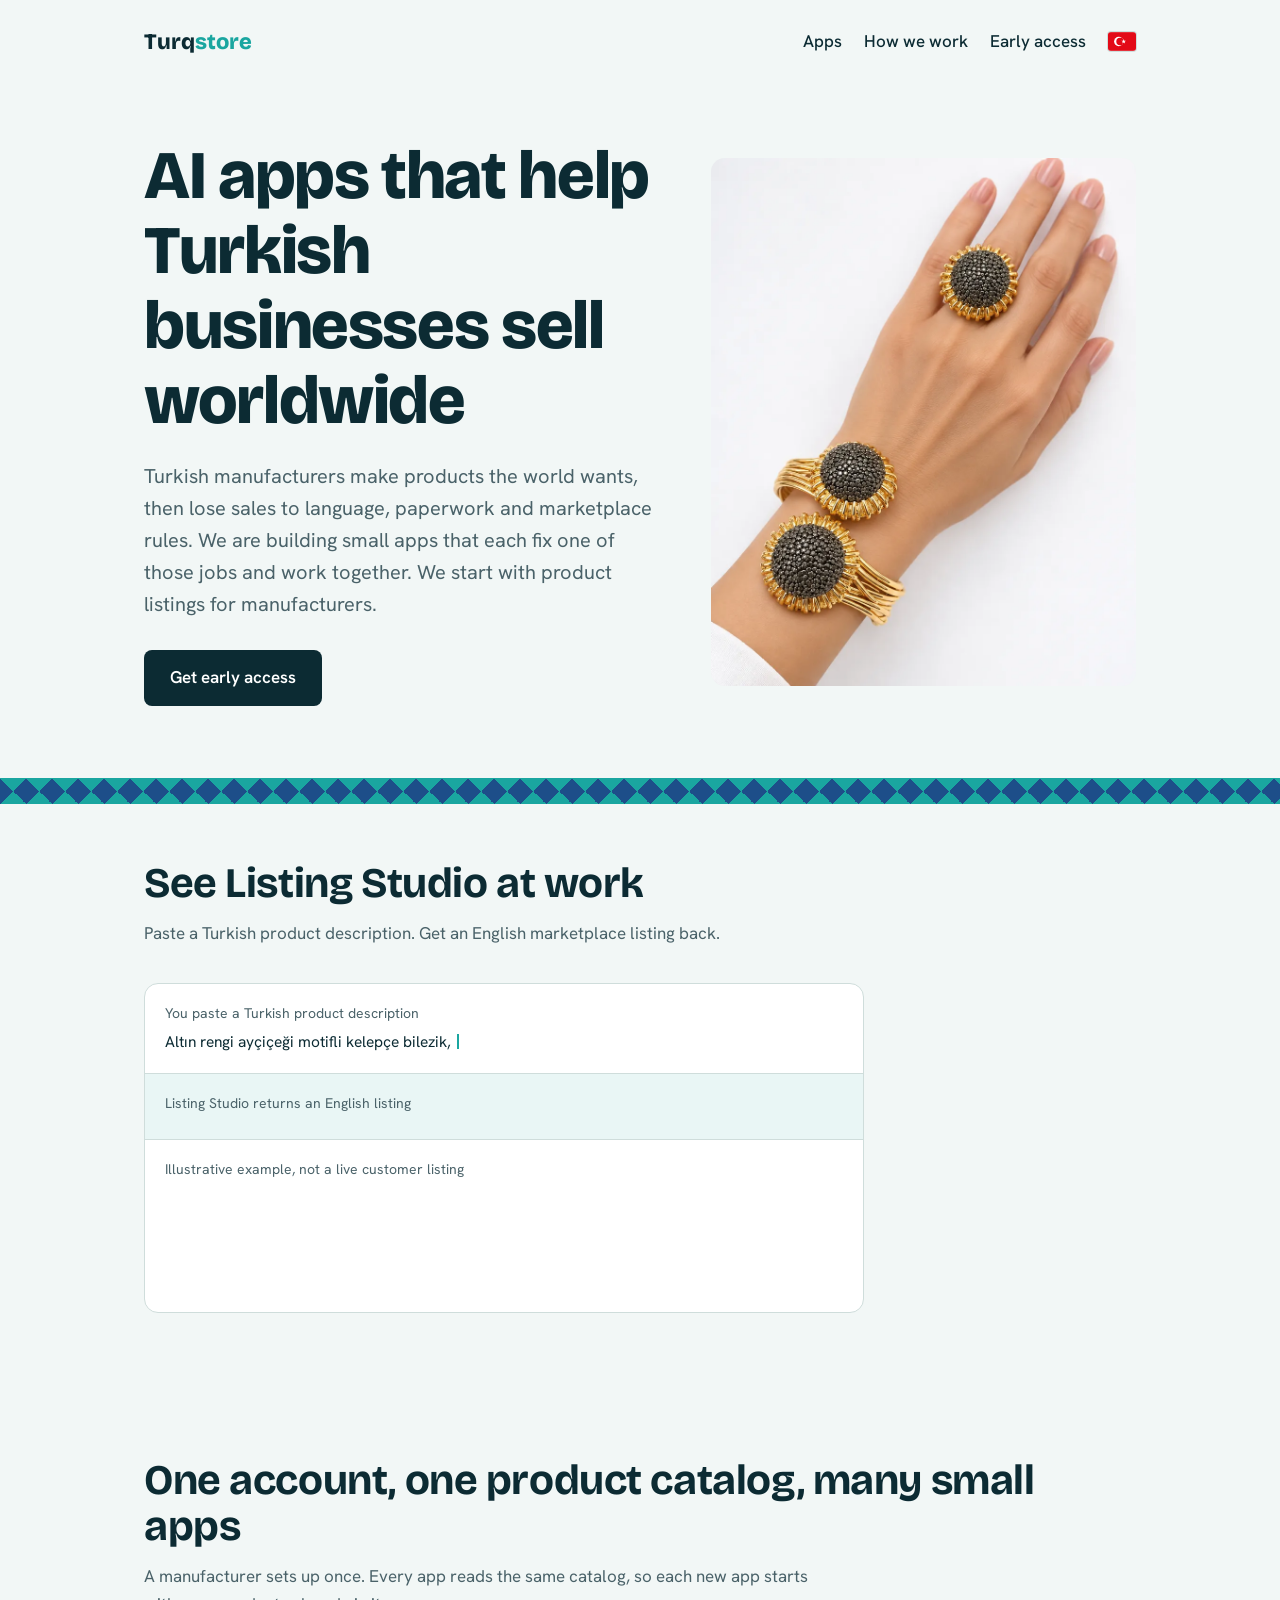
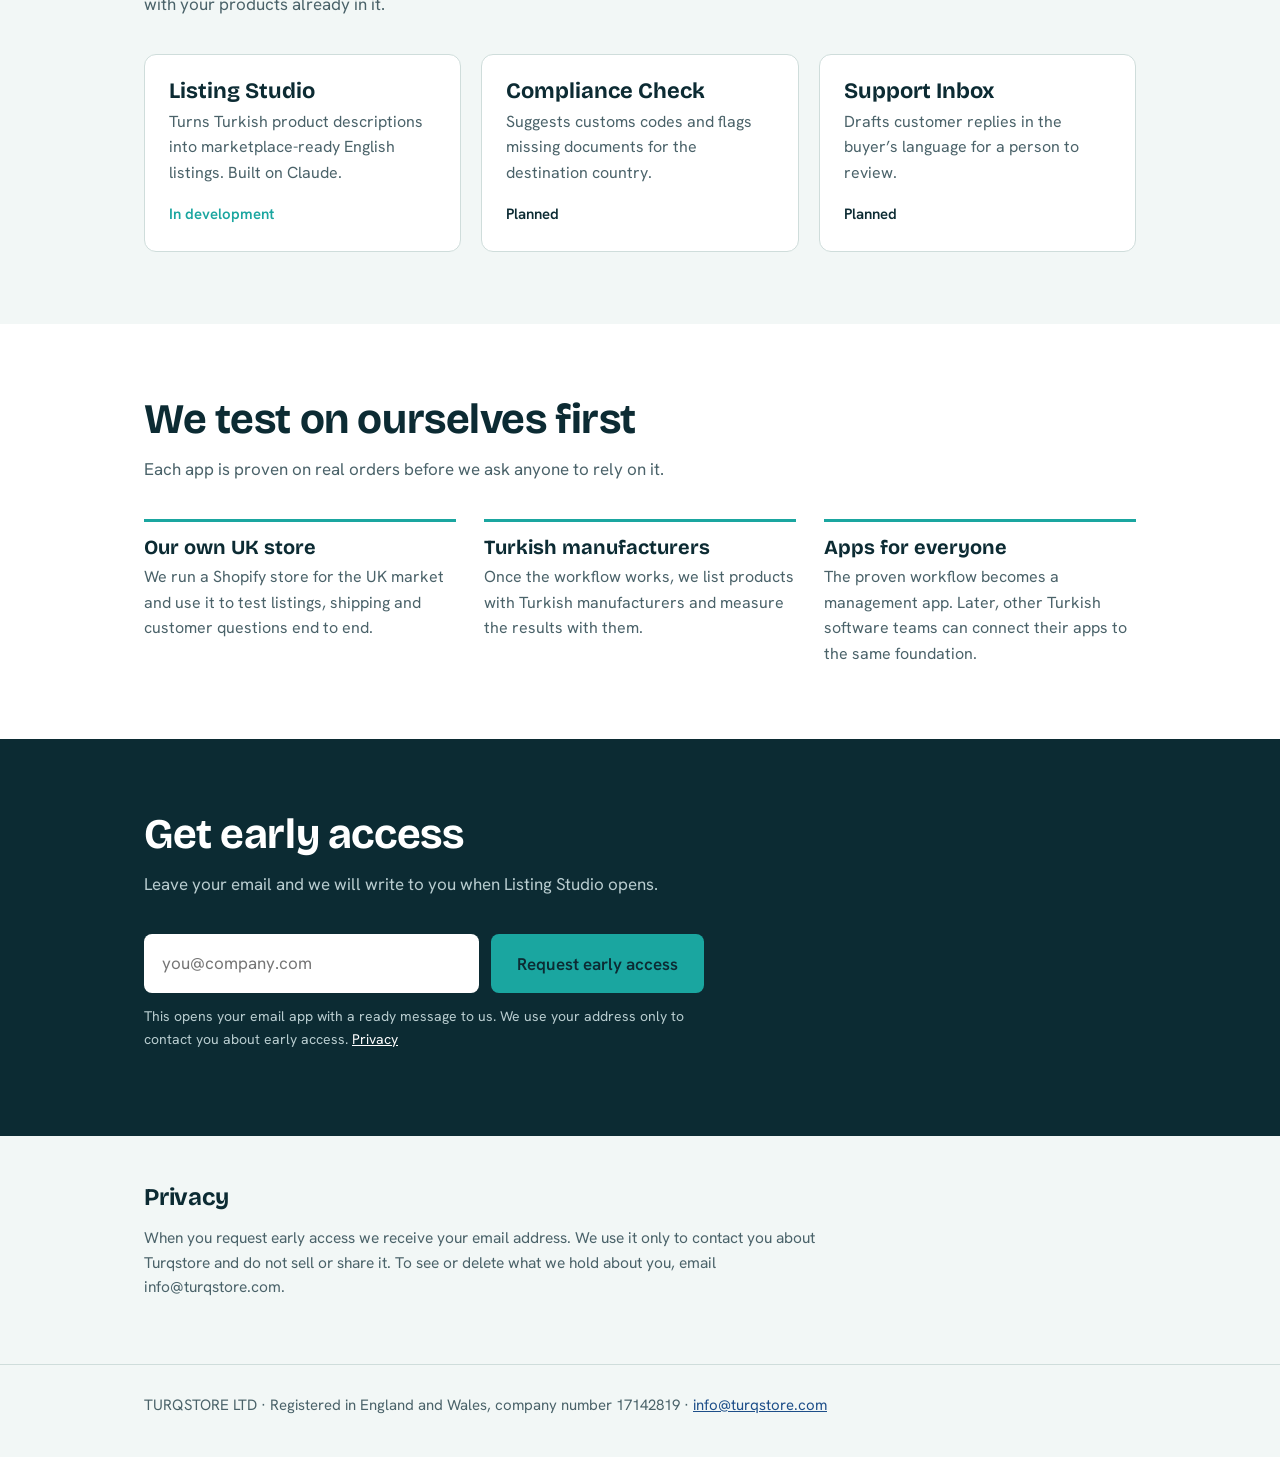
<file: index.html>
<!DOCTYPE html>
<html lang="en">
<head>
<meta charset="utf-8">
<meta name="viewport" content="width=device-width, initial-scale=1">
<title>Turqstore – AI apps that help Turkish businesses sell worldwide</title>
<meta name="description" content="Turqstore builds small, connected AI apps that help Turkish businesses sell abroad. We start with product listings for manufacturers: Listing Studio.">
<link rel="canonical" href="https://turqstore.com/">
<link rel="alternate" hreflang="en" href="https://turqstore.com/">
<link rel="alternate" hreflang="tr" href="https://turqstore.com/tr/">
<link rel="alternate" hreflang="x-default" href="https://turqstore.com/">
<link rel="icon" href="data:image/svg+xml,<svg xmlns='http://www.w3.org/2000/svg' viewBox='0 0 100 100'><rect width='100' height='100' rx='22' fill='%231AA6A0'/><text x='50' y='68' font-size='58' text-anchor='middle' fill='white' font-family='Arial' font-weight='700'>T</text></svg>">
<link rel="preconnect" href="https://fonts.googleapis.com">
<link rel="preconnect" href="https://fonts.gstatic.com" crossorigin>
<link href="https://fonts.googleapis.com/css2?family=Bricolage+Grotesque:wght@500;700;800&family=Hanken+Grotesk:wght@400;500;600&display=swap" rel="stylesheet">
<style>
:root{--paper:#F2F7F6;--ink:#0C2B33;--muted:#4A6269;--teal:#1AA6A0;--tile:#1D4E89;--line:#CFDDDB;--white:#fff}
*{box-sizing:border-box}
html{scroll-behavior:smooth}
body{margin:0;background:var(--paper);color:var(--ink);font:17px/1.6 "Hanken Grotesk",system-ui,sans-serif}
h1,h2,h3{font-family:"Bricolage Grotesque","Hanken Grotesk",system-ui,sans-serif;line-height:1.1;margin:0}
a{color:var(--tile)}
:focus-visible{outline:3px solid var(--teal);outline-offset:3px}
.wrap{max-width:1040px;margin:0 auto;padding:0 24px}
header{display:flex;align-items:center;padding:22px 0;gap:22px}
.logo{margin-right:auto}
nav{display:flex;gap:22px;order:1}
.lang{order:2;display:flex;line-height:0}
.lang svg{display:block;border-radius:3px;box-shadow:0 0 0 1px var(--line)}
.short{display:none}
.logo{font:800 22px "Bricolage Grotesque",sans-serif;text-decoration:none;color:var(--ink)}
.logo span{color:var(--teal)}
nav a{color:var(--ink);text-decoration:none;font-weight:500;padding:6px 0}
nav a:hover{text-decoration:underline}
.hero{display:grid;grid-template-columns:1.1fr .9fr;gap:48px;align-items:center;padding:56px 0 72px}
h1{font-size:clamp(38px,6vw,68px);font-weight:800;letter-spacing:-.02em}
.lead{font-size:20px;color:var(--muted);max-width:34em;margin:22px 0 30px}
.btn{display:inline-block;background:var(--ink);color:var(--white);padding:14px 26px;border-radius:8px;font-weight:600;text-decoration:none;border:0;font-size:17px;cursor:pointer;font-family:inherit}
.btn:hover{background:var(--tile)}
.demo{background:var(--white);border:1px solid var(--line);border-radius:14px;overflow:hidden}
.demo .row{padding:18px 20px}
.demo .row+.row{border-top:1px solid var(--line)}
.demo small{display:block;color:var(--muted);font-size:14px;margin-bottom:6px}
.demo p{margin:0;font-size:15.5px}
.demo .out{background:#E9F6F5}
.demo .out strong{font-family:"Bricolage Grotesque",sans-serif;font-size:17px;display:block;margin-bottom:6px}
.tiles{height:26px;background:
 conic-gradient(from 45deg at 50% 50%,var(--tile) 0 25%,var(--teal) 0 50%,var(--tile) 0 75%,var(--teal) 0) 0 0/26px 26px}
.photo{margin:0}
.photo img{display:block;width:100%;height:auto;max-height:640px;object-fit:cover;border-radius:14px}
#see{padding-top:56px}
.demo{max-width:720px}
.cur::after{content:"";display:inline-block;width:2px;height:1em;background:var(--teal);margin-left:2px;vertical-align:-2px;animation:b 1s steps(2) infinite}
@keyframes b{50%{opacity:0}}
@media(prefers-reduced-motion:reduce){.cur::after{animation:none}}
section{padding:72px 0}
h2{font-size:clamp(28px,4vw,42px);font-weight:700;letter-spacing:-.01em;margin-bottom:14px}
.sub{color:var(--muted);max-width:40em;margin:0 0 36px}
.apps{display:grid;grid-template-columns:repeat(3,1fr);gap:20px}
.app{background:var(--white);border:1px solid var(--line);border-radius:12px;padding:24px}
.app h3{font-size:22px;margin-bottom:6px}
.app p{margin:0 0 14px;color:var(--muted);font-size:16px}
.status{font-weight:600;font-size:15px}
.status.now{color:var(--teal)}
.steps{display:grid;grid-template-columns:repeat(3,1fr);gap:28px;counter-reset:s}
.steps div{border-top:3px solid var(--teal);padding-top:14px}
.steps h3{font-size:20px;margin-bottom:6px}
.steps p{margin:0;color:var(--muted);font-size:16px}
.signup{background:var(--ink);color:var(--white)}
.signup .sub{color:#B9CDD0}
form{display:flex;gap:12px;flex-wrap:wrap;max-width:560px}
input[type=email]{flex:1 1 260px;padding:14px 16px;border-radius:8px;border:2px solid transparent;font:inherit}
.signup .btn{background:var(--teal);color:var(--ink)}
.signup .btn:hover{background:#4CC4BE}
.note{font-size:14px;color:#B9CDD0;margin-top:12px;max-width:560px}
#privacy{padding:48px 0}
#privacy h2{font-size:24px}
#privacy p{max-width:44em;color:var(--muted);font-size:15.5px}
footer{border-top:1px solid var(--line);padding:28px 0 40px;color:var(--muted);font-size:15px}
@media(max-width:820px){.hero,.apps,.steps{grid-template-columns:1fr}header{flex-wrap:wrap;gap:12px 0;padding:16px 0}.lang{order:1}nav{order:2;flex-basis:100%;gap:28px}.full{display:none}.short{display:inline}.hero{padding-top:28px}}
@media(prefers-reduced-motion:reduce){html{scroll-behavior:auto}}
</style>
</head>
<body>
<div class="wrap">
<header>
  <a class="logo" href="#top">Turq<span>store</span></a>
  <nav aria-label="Main"><a href="#apps">Apps</a><a href="#how"><span class="full">How we work</span><span class="short">How</span></a><a href="#early-access"><span class="full">Early access</span><span class="short">Early</span></a></nav>
  <a class="lang" href="/tr/" hreflang="tr" lang="tr" aria-label="Türkçe" title="Türkçe"><svg width="28" height="19" viewBox="0 0 30 20" aria-hidden="true"><rect width="30" height="20" fill="#E30A17"/><circle cx="11.5" cy="10" r="5" fill="#fff"/><circle cx="12.9" cy="10" r="4" fill="#E30A17"/><polygon points="16.8,7.4 17.42,9.15 19.27,9.2 17.8,10.32 18.33,12.1 16.8,11.05 15.27,12.1 15.8,10.32 14.33,9.2 16.18,9.15" fill="#fff"/></svg></a>
</header>
<main id="top">
<div class="hero">
  <div>
    <h1>AI apps that help Turkish businesses sell worldwide</h1>
    <p class="lead">Turkish manufacturers make products the world wants, then lose sales to language, paperwork and marketplace rules. We are building small apps that each fix one of those jobs and work together. We start with product listings for manufacturers.</p>
    <a class="btn" href="#early-access">Get early access</a>
  </div>
  <figure class="photo"><img src="[data-uri]" width="900" height="1119" alt="Gold-tone sunflower ring and cuff bracelet set with black stones, worn on a hand" fetchpriority="high"></figure>
</div>
</main>
</div>
<div class="tiles" role="presentation"></div>

<section id="see"><div class="wrap">
  <h2>See Listing Studio at work</h2>
  <p class="sub">Paste a Turkish product description. Get an English marketplace listing back.</p>
  <div class="demo" id="demo" aria-label="Listing Studio example">
    <div class="row"><small>You paste a Turkish product description</small><p data-t>Altın rengi ayçiçeği motifli kelepçe bilezik, siyah taşlı kubbe.</p></div>
    <div class="row out"><small>Listing Studio returns an English listing</small><strong data-t>Sunflower Cuff Bracelet, Gold-Tone with Black Stone Dome</strong><p data-t>Statement cuff with a domed sunflower centre set with black stones. Suggested customs heading: 7113 or 7117, depending on the metal (to be confirmed with a customs broker).</p></div>
    <div class="row"><small>Illustrative example, not a live customer listing</small></div>
  </div>
</div></section>

<section id="apps"><div class="wrap">
  <h2>One account, one product catalog, many small apps</h2>
  <p class="sub">A manufacturer sets up once. Every app reads the same catalog, so each new app starts with your products already in it.</p>
  <div class="apps">
    <div class="app"><h3>Listing Studio</h3><p>Turns Turkish product descriptions into marketplace-ready English listings. Built on Claude.</p><span class="status now">In development</span></div>
    <div class="app"><h3>Compliance Check</h3><p>Suggests customs codes and flags missing documents for the destination country.</p><span class="status">Planned</span></div>
    <div class="app"><h3>Support Inbox</h3><p>Drafts customer replies in the buyer’s language for a person to review.</p><span class="status">Planned</span></div>
  </div>
</div></section>

<section id="how" style="background:var(--white)"><div class="wrap">
  <h2>We test on ourselves first</h2>
  <p class="sub">Each app is proven on real orders before we ask anyone to rely on it.</p>
  <div class="steps">
    <div><h3>Our own UK store</h3><p>We run a Shopify store for the UK market and use it to test listings, shipping and customer questions end to end.</p></div>
    <div><h3>Turkish manufacturers</h3><p>Once the workflow works, we list products with Turkish manufacturers and measure the results with them.</p></div>
    <div><h3>Apps for everyone</h3><p>The proven workflow becomes a management app. Later, other Turkish software teams can connect their apps to the same foundation.</p></div>
  </div>
</div></section>

<section id="early-access" class="signup"><div class="wrap">
  <h2>Get early access</h2>
  <p class="sub">Leave your email and we will write to you when Listing Studio opens.</p>
  <form id="f">
    <label for="email" style="position:absolute;left:-9999px">Email address</label>
    <input id="email" type="email" required placeholder="you@company.com" autocomplete="email">
    <button class="btn" type="submit">Request early access</button>
  </form>
  <p class="note">This opens your email app with a ready message to us. We use your address only to contact you about early access. <a href="#privacy" style="color:#fff">Privacy</a></p>
</div></section>

<section id="privacy"><div class="wrap">
  <h2>Privacy</h2>
  <p>When you request early access we receive your email address. We use it only to contact you about Turqstore and do not sell or share it. To see or delete what we hold about you, email info@turqstore.com.</p>
</div></section>

<footer><div class="wrap">
  TURQSTORE LTD · Registered in England and Wales, company number 17142819 · <a href="mailto:info@turqstore.com">info@turqstore.com</a>
</div></footer>
<script>
document.getElementById('f').addEventListener('submit',function(e){
  e.preventDefault();
  var m=document.getElementById('email').value;
  location.href='mailto:info@turqstore.com?subject='+encodeURIComponent('Early access request')+'&body='+encodeURIComponent('Please add me to the early access list: '+m);
});
</script>
<script>
(function(){
 var d=document.getElementById('demo');
 if(!d||matchMedia('(prefers-reduced-motion: reduce)').matches||!('IntersectionObserver' in window))return;
 var els=[].slice.call(d.querySelectorAll('[data-t]')),txt=els.map(function(e){return e.textContent;});
 d.style.minHeight=d.offsetHeight+'px';
 els.forEach(function(e){e.textContent='';});
 function type(i){
  if(i>=els.length)return;
  var e=els[i],t=txt[i],n=0;e.classList.add('cur');
  (function s(){n+=2;e.textContent=t.slice(0,n);
   if(n<t.length){setTimeout(s,i===0?28:16);}
   else{e.classList.remove('cur');setTimeout(function(){type(i+1);},250);}})();
 }
 new IntersectionObserver(function(en,o){if(en[0].isIntersecting){o.disconnect();type(0);}},{threshold:.5}).observe(d);
})();
</script>
</body>
</html>
</file>
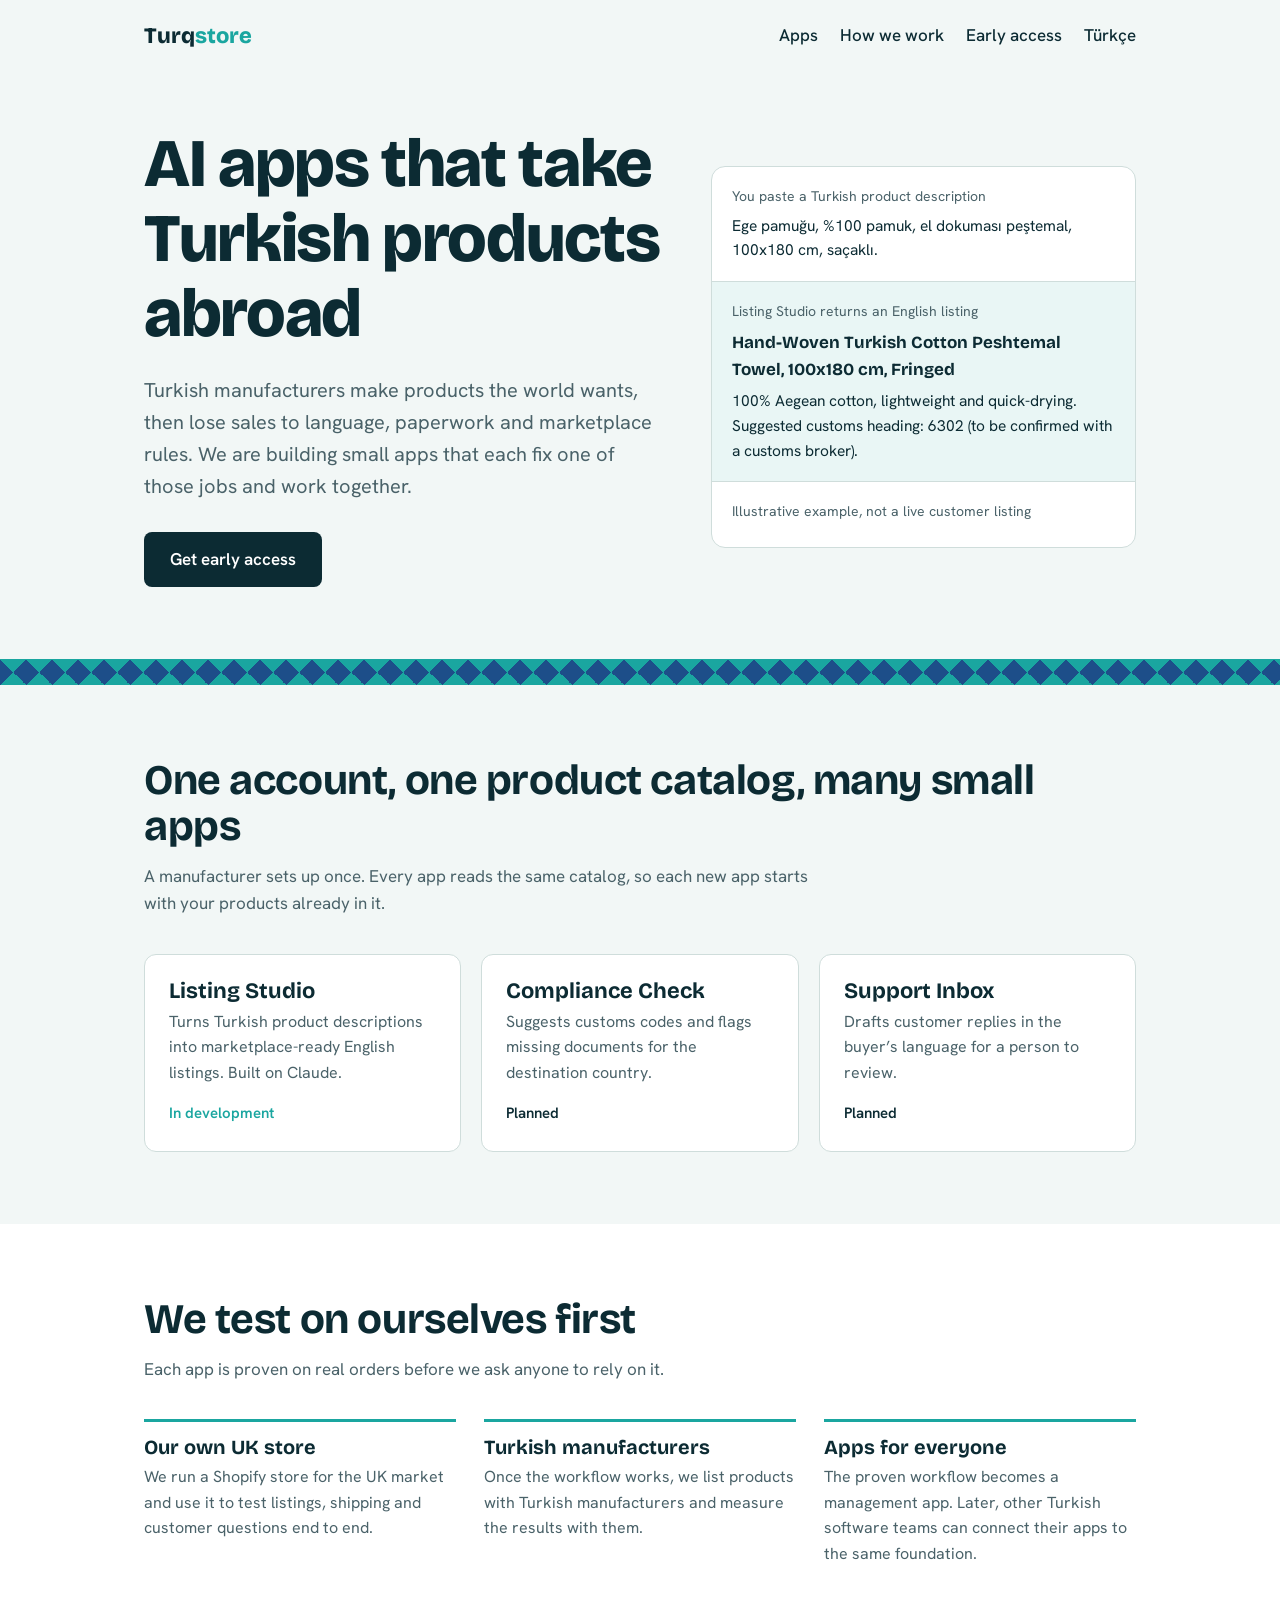
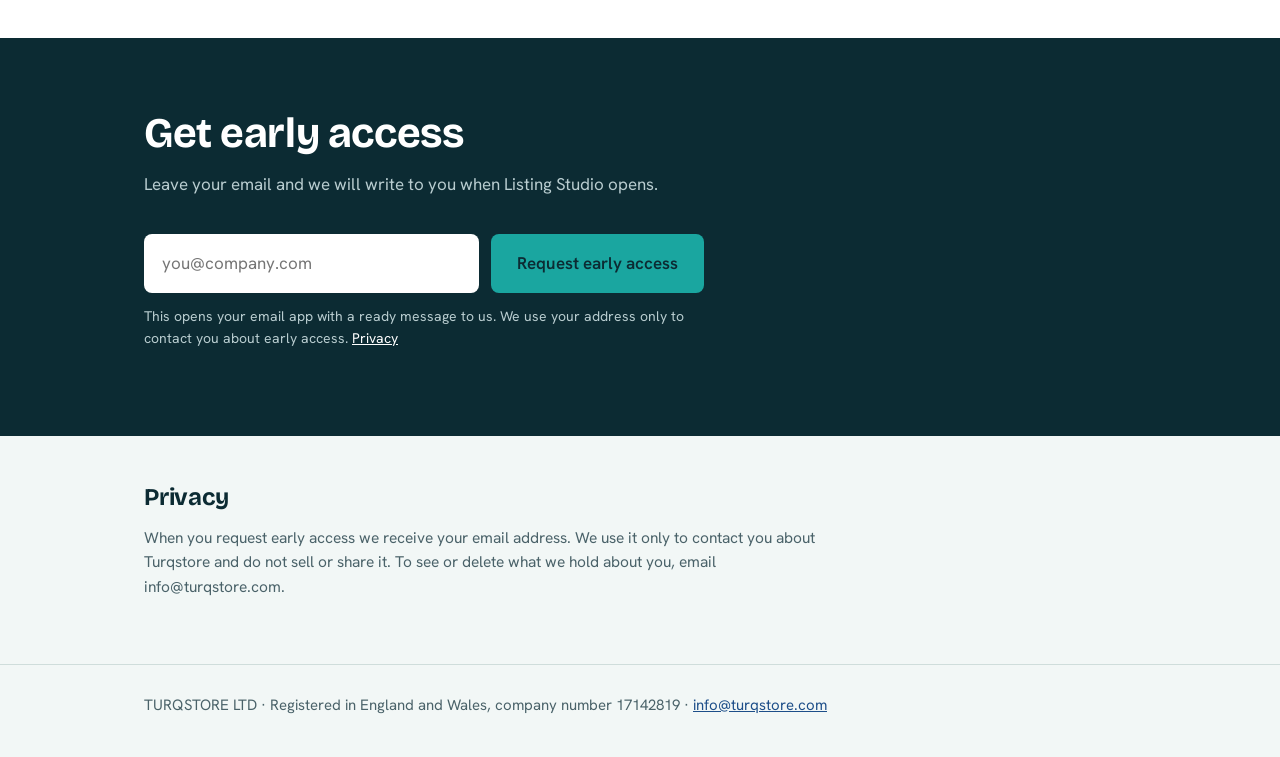
<file: Arsiv/index.html>
<!DOCTYPE html>
<html lang="en">
<head>
<meta charset="utf-8">
<meta name="viewport" content="width=device-width, initial-scale=1">
<title>Turqstore – AI apps that take Turkish products to the world</title>
<meta name="description" content="Turqstore builds small, connected AI apps for Turkish manufacturers who want to sell abroad. First app: Listing Studio.">
<link rel="canonical" href="https://turqstore.com/">
<link rel="alternate" hreflang="en" href="https://turqstore.com/">
<link rel="alternate" hreflang="tr" href="https://turqstore.com/tr/">
<link rel="alternate" hreflang="x-default" href="https://turqstore.com/">
<link rel="icon" href="data:image/svg+xml,<svg xmlns='http://www.w3.org/2000/svg' viewBox='0 0 100 100'><rect width='100' height='100' rx='22' fill='%231AA6A0'/><text x='50' y='68' font-size='58' text-anchor='middle' fill='white' font-family='Arial' font-weight='700'>T</text></svg>">
<link rel="preconnect" href="https://fonts.googleapis.com">
<link rel="preconnect" href="https://fonts.gstatic.com" crossorigin>
<link href="https://fonts.googleapis.com/css2?family=Bricolage+Grotesque:wght@500;700;800&family=Hanken+Grotesk:wght@400;500;600&display=swap" rel="stylesheet">
<style>
:root{--paper:#F2F7F6;--ink:#0C2B33;--muted:#4A6269;--teal:#1AA6A0;--tile:#1D4E89;--line:#CFDDDB;--white:#fff}
*{box-sizing:border-box}
html{scroll-behavior:smooth}
body{margin:0;background:var(--paper);color:var(--ink);font:17px/1.6 "Hanken Grotesk",system-ui,sans-serif}
h1,h2,h3{font-family:"Bricolage Grotesque","Hanken Grotesk",system-ui,sans-serif;line-height:1.1;margin:0}
a{color:var(--tile)}
:focus-visible{outline:3px solid var(--teal);outline-offset:3px}
.wrap{max-width:1040px;margin:0 auto;padding:0 24px}
header{display:flex;justify-content:space-between;align-items:center;padding:22px 0}
.logo{font:800 22px "Bricolage Grotesque",sans-serif;text-decoration:none;color:var(--ink)}
.logo span{color:var(--teal)}
nav a{margin-left:22px;color:var(--ink);text-decoration:none;font-weight:500}
nav a:hover{text-decoration:underline}
.hero{display:grid;grid-template-columns:1.1fr .9fr;gap:48px;align-items:center;padding:56px 0 72px}
h1{font-size:clamp(38px,6vw,68px);font-weight:800;letter-spacing:-.02em}
.lead{font-size:20px;color:var(--muted);max-width:34em;margin:22px 0 30px}
.btn{display:inline-block;background:var(--ink);color:var(--white);padding:14px 26px;border-radius:8px;font-weight:600;text-decoration:none;border:0;font-size:17px;cursor:pointer;font-family:inherit}
.btn:hover{background:var(--tile)}
.demo{background:var(--white);border:1px solid var(--line);border-radius:14px;overflow:hidden}
.demo .row{padding:18px 20px}
.demo .row+.row{border-top:1px solid var(--line)}
.demo small{display:block;color:var(--muted);font-size:14px;margin-bottom:6px}
.demo p{margin:0;font-size:15.5px}
.demo .out{background:#E9F6F5}
.demo .out strong{font-family:"Bricolage Grotesque",sans-serif;font-size:17px;display:block;margin-bottom:6px}
.tiles{height:26px;background:
 conic-gradient(from 45deg at 50% 50%,var(--tile) 0 25%,var(--teal) 0 50%,var(--tile) 0 75%,var(--teal) 0) 0 0/26px 26px}
section{padding:72px 0}
h2{font-size:clamp(28px,4vw,42px);font-weight:700;letter-spacing:-.01em;margin-bottom:14px}
.sub{color:var(--muted);max-width:40em;margin:0 0 36px}
.apps{display:grid;grid-template-columns:repeat(3,1fr);gap:20px}
.app{background:var(--white);border:1px solid var(--line);border-radius:12px;padding:24px}
.app h3{font-size:22px;margin-bottom:6px}
.app p{margin:0 0 14px;color:var(--muted);font-size:16px}
.status{font-weight:600;font-size:15px}
.status.now{color:var(--teal)}
.steps{display:grid;grid-template-columns:repeat(3,1fr);gap:28px;counter-reset:s}
.steps div{border-top:3px solid var(--teal);padding-top:14px}
.steps h3{font-size:20px;margin-bottom:6px}
.steps p{margin:0;color:var(--muted);font-size:16px}
.signup{background:var(--ink);color:var(--white)}
.signup .sub{color:#B9CDD0}
form{display:flex;gap:12px;flex-wrap:wrap;max-width:560px}
input[type=email]{flex:1 1 260px;padding:14px 16px;border-radius:8px;border:2px solid transparent;font:inherit}
.signup .btn{background:var(--teal);color:var(--ink)}
.signup .btn:hover{background:#4CC4BE}
.note{font-size:14px;color:#B9CDD0;margin-top:12px;max-width:560px}
#privacy{padding:48px 0}
#privacy h2{font-size:24px}
#privacy p{max-width:44em;color:var(--muted);font-size:15.5px}
footer{border-top:1px solid var(--line);padding:28px 0 40px;color:var(--muted);font-size:15px}
@media(max-width:820px){.hero,.apps,.steps{grid-template-columns:1fr}nav a{margin-left:14px}.hero{padding-top:28px}}
@media(prefers-reduced-motion:reduce){html{scroll-behavior:auto}}
</style>
</head>
<body>
<div class="wrap">
<header>
  <a class="logo" href="#top">Turq<span>store</span></a>
  <nav aria-label="Main"><a href="#apps">Apps</a><a href="#how">How we work</a><a href="#early-access">Early access</a><a href="/tr/" hreflang="tr" lang="tr">Türkçe</a></nav>
</header>
<main id="top">
<div class="hero">
  <div>
    <h1>AI apps that take Turkish products abroad</h1>
    <p class="lead">Turkish manufacturers make products the world wants, then lose sales to language, paperwork and marketplace rules. We are building small apps that each fix one of those jobs and work together.</p>
    <a class="btn" href="#early-access">Get early access</a>
  </div>
  <div class="demo" aria-label="Illustrative example of Listing Studio">
    <div class="row"><small>You paste a Turkish product description</small><p>Ege pamuğu, %100 pamuk, el dokuması peştemal, 100x180 cm, saçaklı.</p></div>
    <div class="row out"><small>Listing Studio returns an English listing</small><strong>Hand-Woven Turkish Cotton Peshtemal Towel, 100x180 cm, Fringed</strong><p>100% Aegean cotton, lightweight and quick-drying. Suggested customs heading: 6302 (to be confirmed with a customs broker).</p></div>
    <div class="row"><small>Illustrative example, not a live customer listing</small></div>
  </div>
</div>
</main>
</div>
<div class="tiles" role="presentation"></div>

<section id="apps"><div class="wrap">
  <h2>One account, one product catalog, many small apps</h2>
  <p class="sub">A manufacturer sets up once. Every app reads the same catalog, so each new app starts with your products already in it.</p>
  <div class="apps">
    <div class="app"><h3>Listing Studio</h3><p>Turns Turkish product descriptions into marketplace-ready English listings. Built on Claude.</p><span class="status now">In development</span></div>
    <div class="app"><h3>Compliance Check</h3><p>Suggests customs codes and flags missing documents for the destination country.</p><span class="status">Planned</span></div>
    <div class="app"><h3>Support Inbox</h3><p>Drafts customer replies in the buyer’s language for a person to review.</p><span class="status">Planned</span></div>
  </div>
</div></section>

<section id="how" style="background:var(--white)"><div class="wrap">
  <h2>We test on ourselves first</h2>
  <p class="sub">Each app is proven on real orders before we ask anyone to rely on it.</p>
  <div class="steps">
    <div><h3>Our own UK store</h3><p>We run a Shopify store for the UK market and use it to test listings, shipping and customer questions end to end.</p></div>
    <div><h3>Turkish manufacturers</h3><p>Once the workflow works, we list products with Turkish manufacturers and measure the results with them.</p></div>
    <div><h3>Apps for everyone</h3><p>The proven workflow becomes a management app. Later, other Turkish software teams can connect their apps to the same foundation.</p></div>
  </div>
</div></section>

<section id="early-access" class="signup"><div class="wrap">
  <h2>Get early access</h2>
  <p class="sub">Leave your email and we will write to you when Listing Studio opens.</p>
  <form id="f">
    <label for="email" style="position:absolute;left:-9999px">Email address</label>
    <input id="email" type="email" required placeholder="you@company.com" autocomplete="email">
    <button class="btn" type="submit">Request early access</button>
  </form>
  <p class="note">This opens your email app with a ready message to us. We use your address only to contact you about early access. <a href="#privacy" style="color:#fff">Privacy</a></p>
</div></section>

<section id="privacy"><div class="wrap">
  <h2>Privacy</h2>
  <p>When you request early access we receive your email address. We use it only to contact you about Turqstore and do not sell or share it. To see or delete what we hold about you, email info@turqstore.com.</p>
</div></section>

<footer><div class="wrap">
  TURQSTORE LTD · Registered in England and Wales, company number 17142819 · <a href="mailto:info@turqstore.com">info@turqstore.com</a>
</div></footer>
<script>
document.getElementById('f').addEventListener('submit',function(e){
  e.preventDefault();
  var m=document.getElementById('email').value;
  location.href='mailto:info@turqstore.com?subject='+encodeURIComponent('Early access request')+'&body='+encodeURIComponent('Please add me to the early access list: '+m);
});
</script>
</body>
</html>
</file>
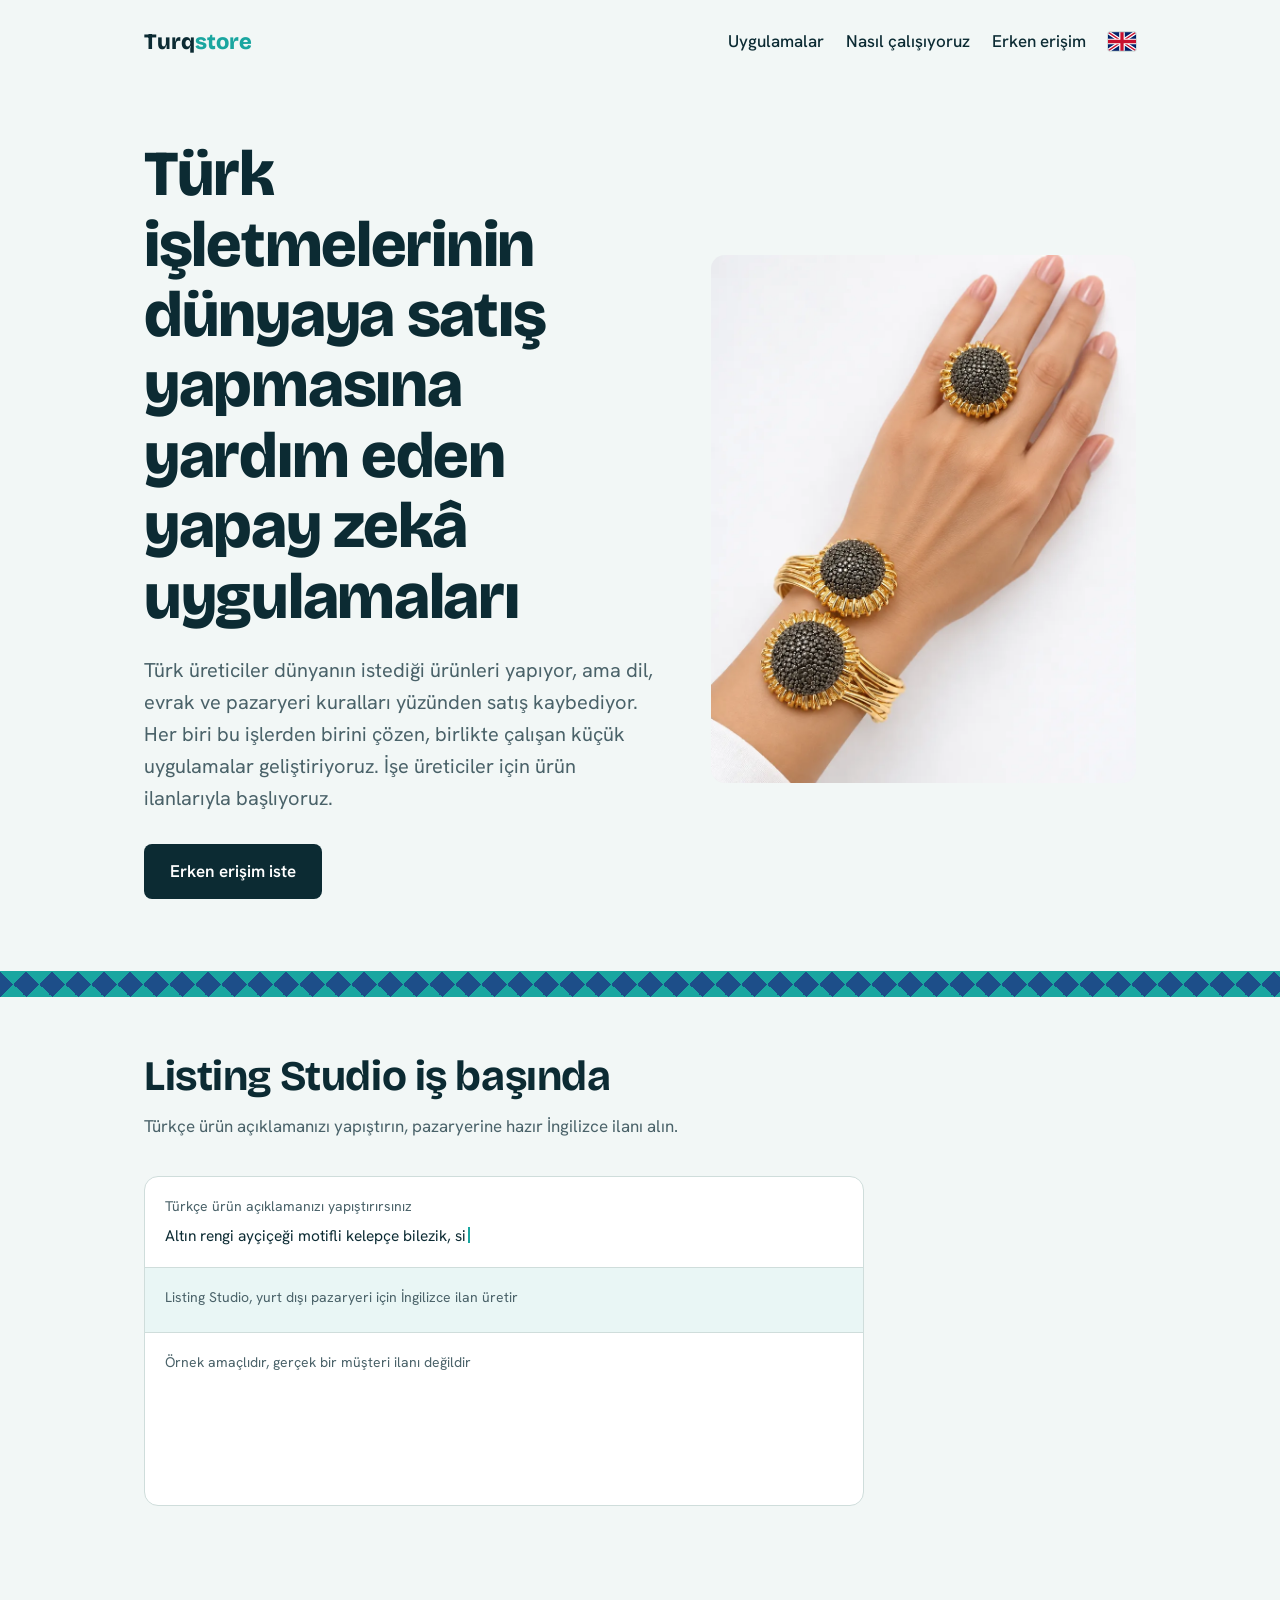
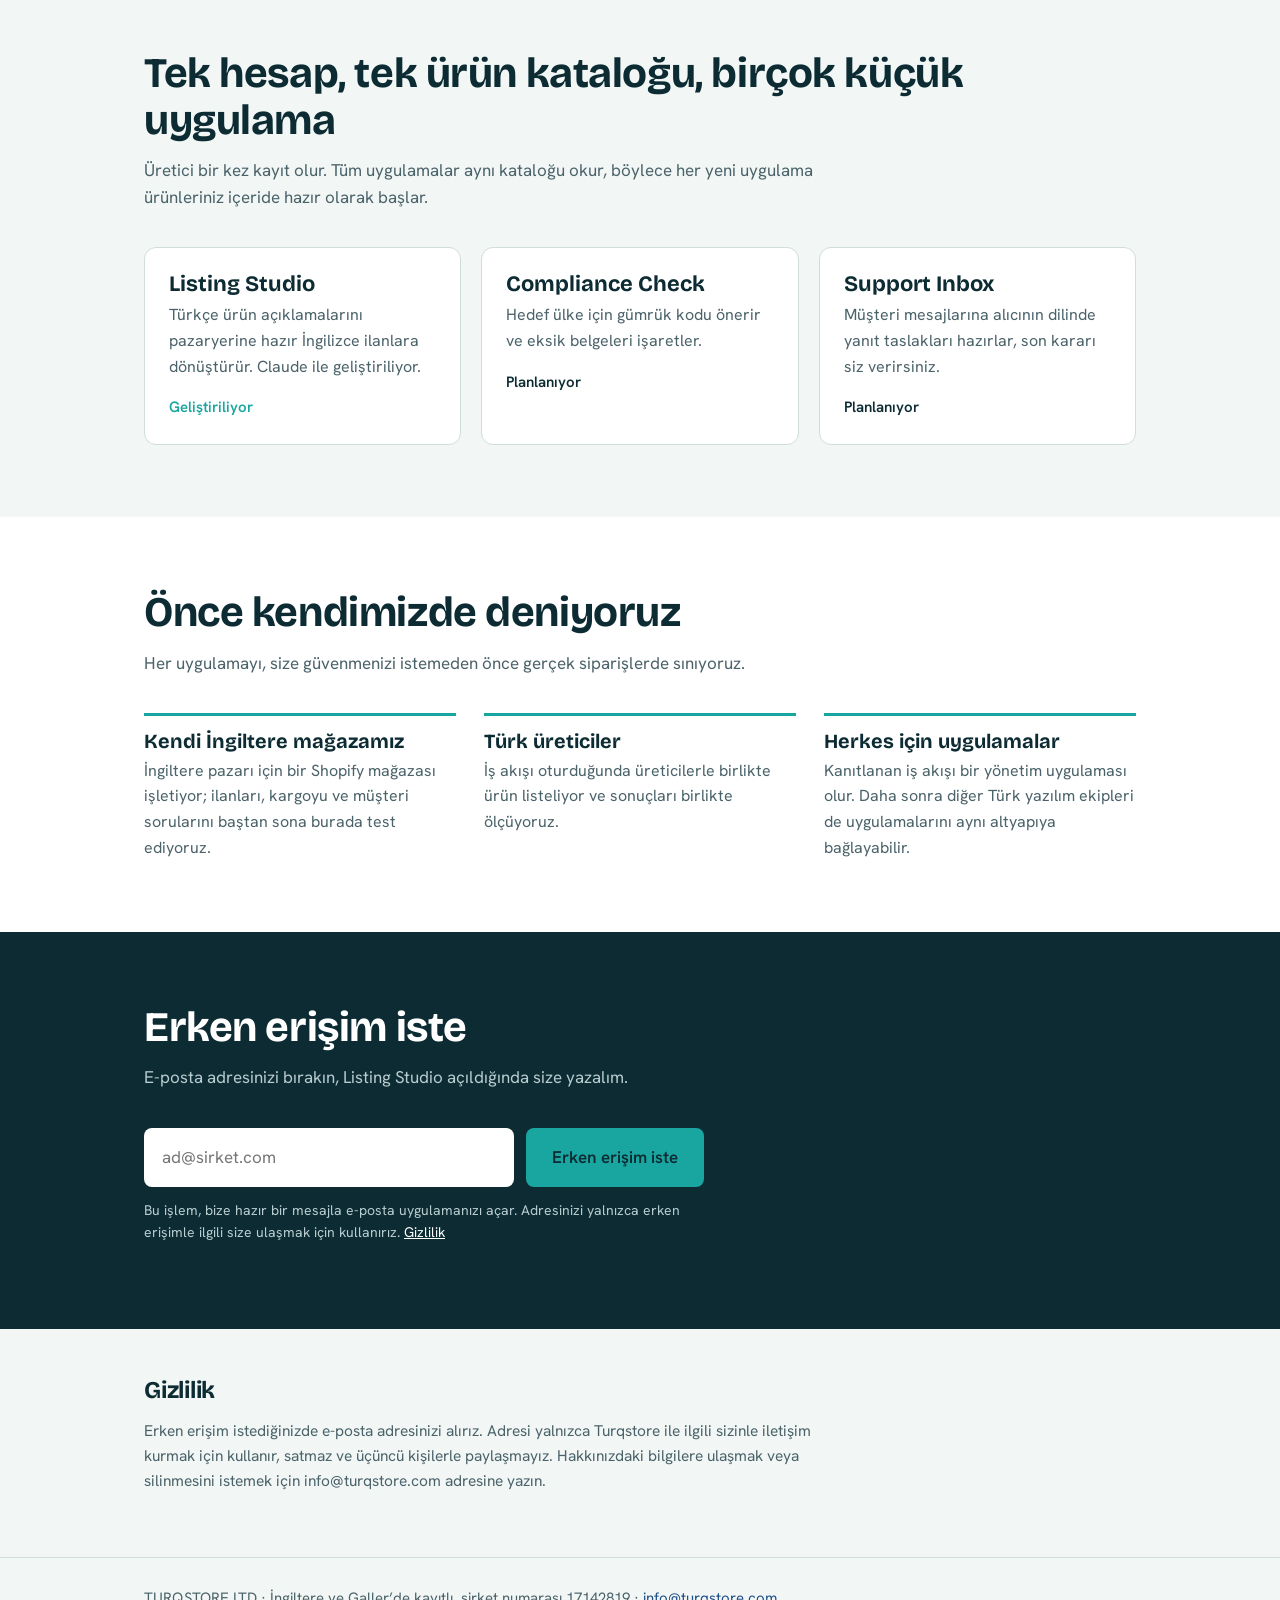
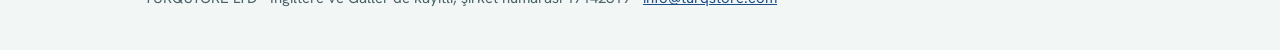
<file: tr/index.html>
<!DOCTYPE html>
<html lang="tr">
<head>
<meta charset="utf-8">
<meta name="viewport" content="width=device-width, initial-scale=1">
<title>Turqstore – Türk işletmelerinin dünyaya satışına yardım eden yapay zekâ uygulamaları</title>
<meta name="description" content="Turqstore, Türk işletmelerinin yurt dışına satış yapmasına yardım eden, birbirine bağlı küçük yapay zekâ uygulamaları geliştiriyor. İşe üreticiler için ürün ilanlarıyla başlıyoruz: Listing Studio.">
<link rel="canonical" href="https://turqstore.com/tr/">
<link rel="alternate" hreflang="en" href="https://turqstore.com/">
<link rel="alternate" hreflang="tr" href="https://turqstore.com/tr/">
<link rel="alternate" hreflang="x-default" href="https://turqstore.com/">
<link rel="icon" href="data:image/svg+xml,<svg xmlns='http://www.w3.org/2000/svg' viewBox='0 0 100 100'><rect width='100' height='100' rx='22' fill='%231AA6A0'/><text x='50' y='68' font-size='58' text-anchor='middle' fill='white' font-family='Arial' font-weight='700'>T</text></svg>">
<link rel="preconnect" href="https://fonts.googleapis.com">
<link rel="preconnect" href="https://fonts.gstatic.com" crossorigin>
<link href="https://fonts.googleapis.com/css2?family=Bricolage+Grotesque:wght@500;700;800&family=Hanken+Grotesk:wght@400;500;600&display=swap" rel="stylesheet">
<style>
:root{--paper:#F2F7F6;--ink:#0C2B33;--muted:#4A6269;--teal:#1AA6A0;--tile:#1D4E89;--line:#CFDDDB;--white:#fff}
*{box-sizing:border-box}
html{scroll-behavior:smooth}
body{margin:0;background:var(--paper);color:var(--ink);font:17px/1.6 "Hanken Grotesk",system-ui,sans-serif}
h1,h2,h3{font-family:"Bricolage Grotesque","Hanken Grotesk",system-ui,sans-serif;line-height:1.1;margin:0}
a{color:var(--tile)}
:focus-visible{outline:3px solid var(--teal);outline-offset:3px}
.wrap{max-width:1040px;margin:0 auto;padding:0 24px}
header{display:flex;align-items:center;padding:22px 0;gap:22px}
.logo{margin-right:auto}
nav{display:flex;gap:22px;order:1}
.lang{order:2;display:flex;line-height:0}
.lang svg{display:block;border-radius:3px;box-shadow:0 0 0 1px var(--line)}
.short{display:none}
.logo{font:800 22px "Bricolage Grotesque",sans-serif;text-decoration:none;color:var(--ink)}
.logo span{color:var(--teal)}
nav a{color:var(--ink);text-decoration:none;font-weight:500;padding:6px 0}
nav a:hover{text-decoration:underline}
.hero{display:grid;grid-template-columns:1.1fr .9fr;gap:48px;align-items:center;padding:56px 0 72px}
h1{font-size:clamp(36px,5.6vw,64px);font-weight:800;letter-spacing:-.02em}
.lead{font-size:20px;color:var(--muted);max-width:34em;margin:22px 0 30px}
.btn{display:inline-block;background:var(--ink);color:var(--white);padding:14px 26px;border-radius:8px;font-weight:600;text-decoration:none;border:0;font-size:17px;cursor:pointer;font-family:inherit}
.btn:hover{background:var(--tile)}
.demo{background:var(--white);border:1px solid var(--line);border-radius:14px;overflow:hidden}
.demo .row{padding:18px 20px}
.demo .row+.row{border-top:1px solid var(--line)}
.demo small{display:block;color:var(--muted);font-size:14px;margin-bottom:6px}
.demo p{margin:0;font-size:15.5px}
.demo .out{background:#E9F6F5}
.demo .out strong{font-family:"Bricolage Grotesque",sans-serif;font-size:17px;display:block;margin-bottom:6px}
.tiles{height:26px;background:conic-gradient(from 45deg at 50% 50%,var(--tile) 0 25%,var(--teal) 0 50%,var(--tile) 0 75%,var(--teal) 0) 0 0/26px 26px}
.photo{margin:0}
.photo img{display:block;width:100%;height:auto;max-height:640px;object-fit:cover;border-radius:14px}
#see{padding-top:56px}
.demo{max-width:720px}
.cur::after{content:"";display:inline-block;width:2px;height:1em;background:var(--teal);margin-left:2px;vertical-align:-2px;animation:b 1s steps(2) infinite}
@keyframes b{50%{opacity:0}}
@media(prefers-reduced-motion:reduce){.cur::after{animation:none}}
section{padding:72px 0}
h2{font-size:clamp(28px,4vw,42px);font-weight:700;letter-spacing:-.01em;margin-bottom:14px}
.sub{color:var(--muted);max-width:40em;margin:0 0 36px}
.apps{display:grid;grid-template-columns:repeat(3,1fr);gap:20px}
.app{background:var(--white);border:1px solid var(--line);border-radius:12px;padding:24px}
.app h3{font-size:22px;margin-bottom:6px}
.app p{margin:0 0 14px;color:var(--muted);font-size:16px}
.status{font-weight:600;font-size:15px}
.status.now{color:var(--teal)}
.steps{display:grid;grid-template-columns:repeat(3,1fr);gap:28px}
.steps div{border-top:3px solid var(--teal);padding-top:14px}
.steps h3{font-size:20px;margin-bottom:6px}
.steps p{margin:0;color:var(--muted);font-size:16px}
.signup{background:var(--ink);color:var(--white)}
.signup .sub{color:#B9CDD0}
form{display:flex;gap:12px;flex-wrap:wrap;max-width:560px}
input[type=email]{flex:1 1 260px;padding:14px 16px;border-radius:8px;border:2px solid transparent;font:inherit}
.signup .btn{background:var(--teal);color:var(--ink)}
.signup .btn:hover{background:#4CC4BE}
.note{font-size:14px;color:#B9CDD0;margin-top:12px;max-width:560px}
#privacy{padding:48px 0}
#privacy h2{font-size:24px}
#privacy p{max-width:44em;color:var(--muted);font-size:15.5px}
footer{border-top:1px solid var(--line);padding:28px 0 40px;color:var(--muted);font-size:15px}
@media(max-width:820px){.hero,.apps,.steps{grid-template-columns:1fr}header{flex-wrap:wrap;gap:12px 0;padding:16px 0}.lang{order:1}nav{order:2;flex-basis:100%;gap:28px}.full{display:none}.short{display:inline}.hero{padding-top:28px}}
@media(prefers-reduced-motion:reduce){html{scroll-behavior:auto}}
</style>
</head>
<body>
<div class="wrap">
<header>
  <a class="logo" href="#top">Turq<span>store</span></a>
  <nav aria-label="Ana menü"><a href="#apps">Uygulamalar</a><a href="#how"><span class="full">Nasıl çalışıyoruz</span><span class="short">Nasıl</span></a><a href="#early-access"><span class="full">Erken erişim</span><span class="short">Erişim</span></a></nav>
  <a class="lang" href="/" hreflang="en" lang="en" aria-label="English" title="English"><svg width="28" height="19" viewBox="0 0 60 40" aria-hidden="true"><rect width="60" height="40" fill="#012169"/><path d="M0 0L60 40M60 0L0 40" stroke="#fff" stroke-width="8"/><path d="M0 0L60 40M60 0L0 40" stroke="#C8102E" stroke-width="3"/><path d="M30 0V40M0 20H60" stroke="#fff" stroke-width="12"/><path d="M30 0V40M0 20H60" stroke="#C8102E" stroke-width="7"/></svg></a>
</header>
<main id="top">
<div class="hero">
  <div>
    <h1>Türk işletmelerinin dünyaya satış yapmasına yardım eden yapay zekâ uygulamaları</h1>
    <p class="lead">Türk üreticiler dünyanın istediği ürünleri yapıyor, ama dil, evrak ve pazaryeri kuralları yüzünden satış kaybediyor. Her biri bu işlerden birini çözen, birlikte çalışan küçük uygulamalar geliştiriyoruz. İşe üreticiler için ürün ilanlarıyla başlıyoruz.</p>
    <a class="btn" href="#early-access">Erken erişim iste</a>
  </div>
  <figure class="photo"><img src="[data-uri]" width="900" height="1119" alt="Siyah taşlı, altın rengi ayçiçeği motifli yüzük ve kelepçe bilezik" fetchpriority="high"></figure>
</div>
</main>
</div>
<div class="tiles" role="presentation"></div>

<section id="see"><div class="wrap">
  <h2>Listing Studio iş başında</h2>
  <p class="sub">Türkçe ürün açıklamanızı yapıştırın, pazaryerine hazır İngilizce ilanı alın.</p>
  <div class="demo" id="demo" aria-label="Listing Studio örneği">
    <div class="row"><small>Türkçe ürün açıklamanızı yapıştırırsınız</small><p data-t>Altın rengi ayçiçeği motifli kelepçe bilezik, siyah taşlı kubbe.</p></div>
    <div class="row out"><small>Listing Studio, yurt dışı pazaryeri için İngilizce ilan üretir</small><strong data-t>Sunflower Cuff Bracelet, Gold-Tone with Black Stone Dome</strong><p data-t>Statement cuff with a domed sunflower centre set with black stones. Suggested customs heading: 7113 or 7117, depending on the metal (to be confirmed with a customs broker).</p></div>
    <div class="row"><small>Örnek amaçlıdır, gerçek bir müşteri ilanı değildir</small></div>
  </div>
</div></section>

<section id="apps"><div class="wrap">
  <h2>Tek hesap, tek ürün kataloğu, birçok küçük uygulama</h2>
  <p class="sub">Üretici bir kez kayıt olur. Tüm uygulamalar aynı kataloğu okur, böylece her yeni uygulama ürünleriniz içeride hazır olarak başlar.</p>
  <div class="apps">
    <div class="app"><h3>Listing Studio</h3><p>Türkçe ürün açıklamalarını pazaryerine hazır İngilizce ilanlara dönüştürür. Claude ile geliştiriliyor.</p><span class="status now">Geliştiriliyor</span></div>
    <div class="app"><h3>Compliance Check</h3><p>Hedef ülke için gümrük kodu önerir ve eksik belgeleri işaretler.</p><span class="status">Planlanıyor</span></div>
    <div class="app"><h3>Support Inbox</h3><p>Müşteri mesajlarına alıcının dilinde yanıt taslakları hazırlar, son kararı siz verirsiniz.</p><span class="status">Planlanıyor</span></div>
  </div>
</div></section>

<section id="how" style="background:var(--white)"><div class="wrap">
  <h2>Önce kendimizde deniyoruz</h2>
  <p class="sub">Her uygulamayı, size güvenmenizi istemeden önce gerçek siparişlerde sınıyoruz.</p>
  <div class="steps">
    <div><h3>Kendi İngiltere mağazamız</h3><p>İngiltere pazarı için bir Shopify mağazası işletiyor; ilanları, kargoyu ve müşteri sorularını baştan sona burada test ediyoruz.</p></div>
    <div><h3>Türk üreticiler</h3><p>İş akışı oturduğunda üreticilerle birlikte ürün listeliyor ve sonuçları birlikte ölçüyoruz.</p></div>
    <div><h3>Herkes için uygulamalar</h3><p>Kanıtlanan iş akışı bir yönetim uygulaması olur. Daha sonra diğer Türk yazılım ekipleri de uygulamalarını aynı altyapıya bağlayabilir.</p></div>
  </div>
</div></section>

<section id="early-access" class="signup"><div class="wrap">
  <h2>Erken erişim iste</h2>
  <p class="sub">E-posta adresinizi bırakın, Listing Studio açıldığında size yazalım.</p>
  <form id="f">
    <label for="email" style="position:absolute;left:-9999px">E-posta adresi</label>
    <input id="email" type="email" required placeholder="ad@sirket.com" autocomplete="email">
    <button class="btn" type="submit">Erken erişim iste</button>
  </form>
  <p class="note">Bu işlem, bize hazır bir mesajla e-posta uygulamanızı açar. Adresinizi yalnızca erken erişimle ilgili size ulaşmak için kullanırız. <a href="#privacy" style="color:#fff">Gizlilik</a></p>
</div></section>

<section id="privacy"><div class="wrap">
  <h2>Gizlilik</h2>
  <p>Erken erişim istediğinizde e-posta adresinizi alırız. Adresi yalnızca Turqstore ile ilgili sizinle iletişim kurmak için kullanır, satmaz ve üçüncü kişilerle paylaşmayız. Hakkınızdaki bilgilere ulaşmak veya silinmesini istemek için info@turqstore.com adresine yazın.</p>
</div></section>

<footer><div class="wrap">
  TURQSTORE LTD · İngiltere ve Galler’de kayıtlı, şirket numarası 17142819 · <a href="mailto:info@turqstore.com">info@turqstore.com</a>
</div></footer>
<script>
document.getElementById('f').addEventListener('submit',function(e){
  e.preventDefault();
  var m=document.getElementById('email').value;
  location.href='mailto:info@turqstore.com?subject='+encodeURIComponent('Erken erişim talebi')+'&body='+encodeURIComponent('Lütfen beni erken erişim listesine ekleyin: '+m);
});
</script>
<script>
(function(){
 var d=document.getElementById('demo');
 if(!d||matchMedia('(prefers-reduced-motion: reduce)').matches||!('IntersectionObserver' in window))return;
 var els=[].slice.call(d.querySelectorAll('[data-t]')),txt=els.map(function(e){return e.textContent;});
 d.style.minHeight=d.offsetHeight+'px';
 els.forEach(function(e){e.textContent='';});
 function type(i){
  if(i>=els.length)return;
  var e=els[i],t=txt[i],n=0;e.classList.add('cur');
  (function s(){n+=2;e.textContent=t.slice(0,n);
   if(n<t.length){setTimeout(s,i===0?28:16);}
   else{e.classList.remove('cur');setTimeout(function(){type(i+1);},250);}})();
 }
 new IntersectionObserver(function(en,o){if(en[0].isIntersecting){o.disconnect();type(0);}},{threshold:.5}).observe(d);
})();
</script>
</body>
</html>
</file>
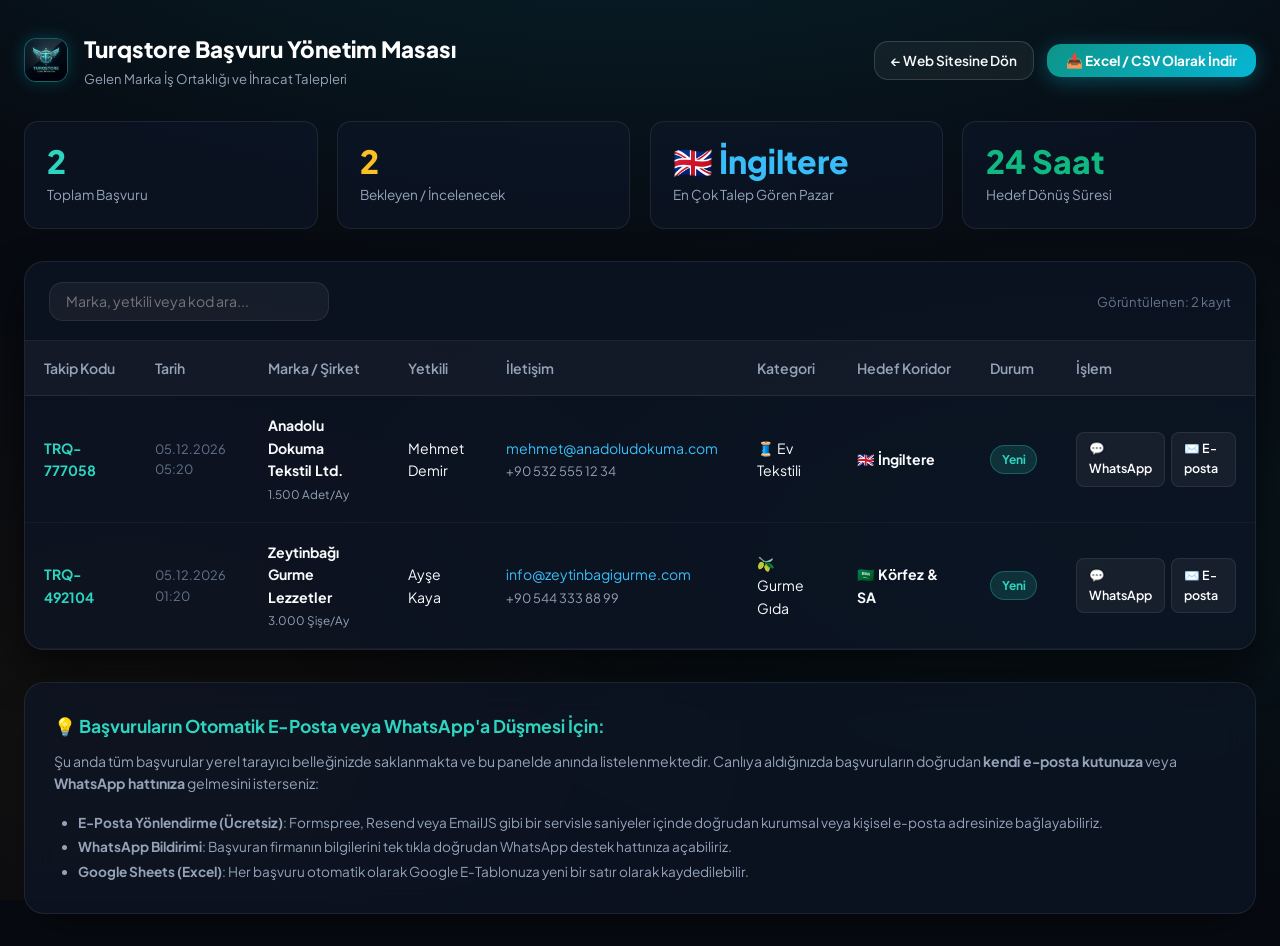
<file: admin.html>
<!DOCTYPE html>
<html lang="tr">
<head>
  <meta charset="UTF-8">
  <meta name="viewport" content="width=device-width, initial-scale=1.0">
  <title>Turqstore | Başvuru Yönetim Paneli</title>
  <link rel="preconnect" href="https://fonts.googleapis.com">
  <link rel="preconnect" href="https://fonts.gstatic.com" crossorigin>
  <link href="https://fonts.googleapis.com/css2?family=Plus+Jakarta+Sans:wght@400;500;600;700;800&display=swap" rel="stylesheet">
  <link rel="stylesheet" href="css/styles.css">
  <link rel="icon" type="image/jpeg" href="assets/images/turqstore_logo_emblem.jpg">
  <style>
    body {
      background-color: #070a11;
      padding: 2rem 0;
    }
    .admin-container {
      max-width: 1300px;
      margin: 0 auto;
      padding: 0 1.5rem;
    }
    .admin-header {
      display: flex;
      align-items: center;
      justify-content: space-between;
      margin-bottom: 2rem;
      flex-wrap: wrap;
      gap: 1rem;
    }
    .admin-stats-grid {
      display: grid;
      grid-template-columns: repeat(4, 1fr);
      gap: 1.2rem;
      margin-bottom: 2rem;
    }
    .admin-stat-card {
      padding: 1.4rem;
      border-radius: var(--radius-md);
      background: var(--bg-card);
      border: 1px solid var(--border-color);
    }
    .admin-stat-val {
      font-size: 2rem;
      font-weight: 800;
      color: var(--turq-400);
      line-height: 1.1;
    }
    .admin-stat-label {
      font-size: 0.85rem;
      color: var(--text-muted);
      margin-top: 0.3rem;
    }
    .admin-table-card {
      background: var(--bg-card);
      border: 1px solid var(--border-color);
      border-radius: var(--radius-lg);
      overflow: hidden;
      box-shadow: 0 20px 40px rgba(0, 0, 0, 0.6);
    }
    .admin-toolbar {
      padding: 1.2rem 1.5rem;
      display: flex;
      align-items: center;
      justify-content: space-between;
      border-bottom: 1px solid var(--border-color);
      flex-wrap: wrap;
      gap: 1rem;
    }
    .search-input {
      background: rgba(255, 255, 255, 0.05);
      border: 1px solid var(--border-color);
      color: #fff;
      padding: 0.6rem 1rem;
      border-radius: var(--radius-md);
      font-size: 0.88rem;
      width: 280px;
    }
    .table-wrap {
      overflow-x: auto;
    }
    table {
      width: 100%;
      border-collapse: collapse;
      text-align: left;
      font-size: 0.88rem;
    }
    th {
      background: rgba(255, 255, 255, 0.03);
      padding: 1rem 1.2rem;
      color: var(--text-muted);
      font-weight: 600;
      border-bottom: 1px solid var(--border-color);
      white-space: nowrap;
    }
    td {
      padding: 1.1rem 1.2rem;
      border-bottom: 1px solid rgba(255, 255, 255, 0.04);
      color: var(--text-main);
      vertical-align: middle;
    }
    tr:hover td {
      background: rgba(45, 212, 191, 0.03);
    }
    .badge-status {
      display: inline-block;
      padding: 0.25rem 0.65rem;
      border-radius: var(--radius-full);
      font-size: 0.75rem;
      font-weight: 700;
    }
    .badge-status.new {
      background: rgba(45, 212, 191, 0.15);
      color: var(--turq-400);
      border: 1px solid rgba(45, 212, 191, 0.3);
    }
    .action-btn {
      padding: 0.4rem 0.75rem;
      border-radius: var(--radius-sm);
      font-size: 0.78rem;
      font-weight: 600;
      border: 1px solid var(--border-color);
      background: rgba(255, 255, 255, 0.05);
      color: #fff;
      cursor: pointer;
      display: inline-flex;
      align-items: center;
      gap: 0.3rem;
      transition: all 0.2s;
    }
    .action-btn:hover {
      background: rgba(45, 212, 191, 0.2);
      border-color: var(--turq-400);
      color: var(--turq-400);
    }
    .empty-state {
      padding: 4rem 2rem;
      text-align: center;
      color: var(--text-muted);
    }
  </style>
</head>
<body>

  <div class="admin-container">
    <!-- Admin Header -->
    <div class="admin-header">
      <div style="display: flex; align-items: center; gap: 1rem;">
        <div class="brand-emblem-wrap" style="width: 44px; height: 44px;">
          <img src="assets/images/turqstore_logo_emblem.jpg" alt="Turqstore">
        </div>
        <div>
          <h1 style="font-size: 1.4rem; font-weight: 800; color: #fff;">Turqstore Başvuru Yönetim Masası</h1>
          <p style="font-size: 0.82rem; color: var(--text-muted);">Gelen Marka İş Ortaklığı ve İhracat Talepleri</p>
        </div>
      </div>

      <div style="display: flex; gap: 0.8rem; align-items: center;">
        <a href="index.html" class="btn-secondary" style="font-size: 0.85rem; padding: 0.5rem 1rem;">
          ← Web Sitesine Dön
        </a>
        <button class="btn-primary" id="exportCsvBtn" style="font-size: 0.85rem; padding: 0.5rem 1.2rem;">
          📥 Excel / CSV Olarak İndir
        </button>
      </div>
    </div>

    <!-- Stats -->
    <div class="admin-stats-grid">
      <div class="admin-stat-card">
        <div class="admin-stat-val" id="totalLeadsCount">0</div>
        <div class="admin-stat-label">Toplam Başvuru</div>
      </div>
      <div class="admin-stat-card">
        <div class="admin-stat-val" style="color: var(--gold-400);" id="newLeadsCount">0</div>
        <div class="admin-stat-label">Bekleyen / İncelenecek</div>
      </div>
      <div class="admin-stat-card">
        <div class="admin-stat-val" style="color: #38bdf8;" id="popularMarket">-</div>
        <div class="admin-stat-label">En Çok Talep Gören Pazar</div>
      </div>
      <div class="admin-stat-card">
        <div class="admin-stat-val" style="color: #10b981;">24 Saat</div>
        <div class="admin-stat-label">Hedef Dönüş Süresi</div>
      </div>
    </div>

    <!-- Table Card -->
    <div class="admin-table-card">
      <div class="admin-toolbar">
        <input type="text" id="searchInput" class="search-input" placeholder="Marka, yetkili veya kod ara...">
        <div style="font-size: 0.82rem; color: var(--text-dim);" id="tableSummaryText">
          Görüntülenen: 0 kayıt
        </div>
      </div>

      <div class="table-wrap">
        <table>
          <thead>
            <tr>
              <th>Takip Kodu</th>
              <th>Tarih</th>
              <th>Marka / Şirket</th>
              <th>Yetkili</th>
              <th>İletişim</th>
              <th>Kategori</th>
              <th>Hedef Koridor</th>
              <th>Durum</th>
              <th>İşlem</th>
            </tr>
          </thead>
          <tbody id="leadsTableBody">
            <!-- Dynamic rows will be rendered here -->
          </tbody>
        </table>
      </div>

      <div class="empty-state" id="emptyState" style="display: none;">
        <svg width="48" height="48" viewBox="0 0 24 24" fill="none" stroke="currentColor" stroke-width="1.5" style="color: var(--text-dim); margin-bottom: 0.8rem;">
          <circle cx="12" cy="12" r="10"></circle>
          <line x1="12" y1="8" x2="12" y2="12"></line>
          <line x1="12" y1="16" x2="12.01" y2="16"></line>
        </svg>
        <p>Henüz kayıtlı başvuru bulunmuyor veya arama kriteriyle eşleşmedi.</p>
      </div>
    </div>

    <!-- Setup / Integration Guide -->
    <div class="glass-panel" style="margin-top: 2rem; padding: 1.8rem;">
      <h3 style="font-size: 1.1rem; font-weight: 700; margin-bottom: 0.6rem; color: var(--turq-400);">
        💡 Başvuruların Otomatik E-Posta veya WhatsApp'a Düşmesi İçin:
      </h3>
      <p style="font-size: 0.88rem; color: var(--text-muted); line-height: 1.6; margin-bottom: 1rem;">
        Şu anda tüm başvurular yerel tarayıcı belleğinizde saklanmakta ve bu panelde anında listelenmektedir. Canlıya aldığınızda başvuruların doğrudan <b>kendi e-posta kutunuza</b> veya <b>WhatsApp hattınıza</b> gelmesini isterseniz:
      </p>
      <ul style="padding-left: 1.5rem; font-size: 0.85rem; color: var(--text-muted); line-height: 1.8;">
        <li><b>E-Posta Yönlendirme (Ücretsiz)</b>: Formspree, Resend veya EmailJS gibi bir servisle saniyeler içinde doğrudan kurumsal veya kişisel e-posta adresinize bağlayabiliriz.</li>
        <li><b>WhatsApp Bildirimi</b>: Başvuran firmanın bilgilerini tek tıkla doğrudan WhatsApp destek hattınıza açabiliriz.</li>
        <li><b>Google Sheets (Excel)</b>: Her başvuru otomatik olarak Google E-Tablonuza yeni bir satır olarak kaydedilebilir.</li>
      </ul>
    </div>
  </div>

  <script>
    // Sample initial data if localStorage is completely empty
    function getStoredLeads() {
      const data = localStorage.getItem('turqstore_leads');
      if (!data || JSON.parse(data).length === 0) {
        // Provide sample entries for presentation
        const samples = [
          {
            refCode: 'TRQ-777058',
            brandName: 'Anadolu Dokuma Tekstil Ltd.',
            contactName: 'Mehmet Demir',
            email: 'mehmet@anadoludokuma.com',
            phone: '+90 532 555 12 34',
            category: 'textile',
            targetMarket: 'uk',
            website: 'https://anadoludokuma.com',
            volume: '1.500 Adet/Ay',
            notes: 'Ege pamuğu organik havlu ve bornoz serisi üreticisiyiz. İngiltere pazarında büyümek istiyoruz.',
            status: 'Yeni',
            timestamp: new Date().toISOString()
          },
          {
            refCode: 'TRQ-492104',
            brandName: 'Zeytinbağı Gurme Lezzetler',
            contactName: 'Ayşe Kaya',
            email: 'info@zeytinbagigurme.com',
            phone: '+90 544 333 88 99',
            category: 'gourmet',
            targetMarket: 'mena',
            website: 'https://zeytinbagi.com.tr',
            volume: '3.000 Şişe/Ay',
            notes: 'Erken hasat soğuk sıkım Ayvalık zeytinyağı ve trüflü gurme serimiz mevcut.',
            status: 'Yeni',
            timestamp: new Date(Date.now() - 3600000 * 4).toISOString()
          }
        ];
        localStorage.setItem('turqstore_leads', JSON.stringify(samples));
        return samples;
      }
      return JSON.parse(data);
    }

    const categoryNames = {
      textile: '🧵 Ev Tekstili',
      leather: '👜 Deri & Aksesuar',
      gourmet: '🫒 Gurme Gıda',
      kitchen: '🏺 Mutfak & Züccaciye',
      cosmetics: '🌸 Kozmetik',
      other: '📦 Diğer'
    };

    const marketNames = {
      all: '🌍 Tüm Tüneller',
      uk: '🇬🇧 İngiltere',
      usa: '🇺🇸 ABD',
      mena: '🇸🇦 Körfez & SA',
      africa: '🌍 Afrika'
    };

    function renderLeads() {
      const leads = getStoredLeads();
      const tbody = document.getElementById('leadsTableBody');
      const emptyState = document.getElementById('emptyState');
      const searchVal = document.getElementById('searchInput').value.toLowerCase().trim();

      const filtered = leads.filter(item => {
        const text = `${item.refCode} ${item.brandName} ${item.contactName} ${item.email} ${item.phone}`.toLowerCase();
        return text.includes(searchVal);
      });

      // Update counters
      document.getElementById('totalLeadsCount').textContent = leads.length;
      document.getElementById('newLeadsCount').textContent = leads.filter(l => l.status === 'Yeni').length;
      document.getElementById('tableSummaryText').textContent = `Görüntülenen: ${filtered.length} kayıt`;

      // Most popular market
      const marketCounts = {};
      leads.forEach(l => {
        marketCounts[l.targetMarket] = (marketCounts[l.targetMarket] || 0) + 1;
      });
      let topMarket = 'İngiltere / ABD';
      let maxC = 0;
      for (const m in marketCounts) {
        if (marketCounts[m] > maxC) {
          maxC = marketCounts[m];
          topMarket = marketNames[m] || m;
        }
      }
      document.getElementById('popularMarket').textContent = topMarket;

      tbody.innerHTML = '';
      if (filtered.length === 0) {
        emptyState.style.display = 'block';
        return;
      }
      emptyState.style.display = 'none';

      filtered.forEach((lead, idx) => {
        const tr = document.createElement('tr');
        const dateStr = new Date(lead.timestamp).toLocaleDateString('tr-TR', {
          day: '2-digit', month: '2-digit', year: 'numeric', hour: '2-digit', minute: '2-digit'
        });

        tr.innerHTML = `
          <td><b style="color: var(--turq-400);">${lead.refCode || 'TRQ-KOD'}</b></td>
          <td style="color: var(--text-dim); font-size: 0.8rem;">${dateStr}</td>
          <td><b>${lead.brandName}</b><br><small style="color: var(--text-muted);">${lead.volume || ''}</small></td>
          <td>${lead.contactName}</td>
          <td>
            <a href="mailto:${lead.email}" style="color: #38bdf8;">${lead.email}</a><br>
            <span style="font-size: 0.8rem; color: var(--text-muted);">${lead.phone}</span>
          </td>
          <td>${categoryNames[lead.category] || lead.category}</td>
          <td><b>${marketNames[lead.targetMarket] || lead.targetMarket}</b></td>
          <td><span class="badge-status new">${lead.status || 'Yeni'}</span></td>
          <td>
            <div style="display: flex; gap: 0.4rem;">
              <a class="action-btn" href="https://wa.me/${lead.phone.replace(/[^0-9]/g, '')}?text=Merhaba%20${encodeURIComponent(lead.contactName)},%20Turqstore%20ihracat%20başvurunuzu%20(${lead.refCode})%20aldık." target="_blank" title="WhatsApp ile Yaz">
                💬 WhatsApp
              </a>
              <a class="action-btn" href="mailto:${lead.email}?subject=Turqstore%20İhracat%20İş%20Ortaklığı%20-${lead.refCode}" title="E-Posta Gönder">
                ✉️ E-posta
              </a>
            </div>
          </td>
        `;
        tbody.appendChild(tr);
      });
    }

    document.getElementById('searchInput').addEventListener('input', renderLeads);

    // Export to CSV
    document.getElementById('exportCsvBtn').addEventListener('click', () => {
      const leads = getStoredLeads();
      if (leads.length === 0) {
        alert('İndirilecek başvuru bulunmuyor.');
        return;
      }

      let csv = '\uFEFF'; // BOM for Excel Turkish character compatibility
      csv += 'Takip Kodu;Tarih;Marka Adı;Yetkili;E-Posta;Telefon;Kategori;Hedef Pazar;Kapasite;Notlar\n';

      leads.forEach(l => {
        csv += `"${l.refCode || ''}";"${l.timestamp || ''}";"${l.brandName || ''}";"${l.contactName || ''}";"${l.email || ''}";"${l.phone || ''}";"${l.category || ''}";"${l.targetMarket || ''}";"${l.volume || ''}";"${(l.notes || '').replace(/"/g, '""')}"\n`;
      });

      const blob = new Blob([csv], { type: 'text/csv;charset=utf-8;' });
      const url = URL.createObjectURL(blob);
      const a = document.createElement('a');
      a.href = url;
      a.download = `Turqstore_Basvurular_${new Date().toISOString().slice(0, 10)}.csv`;
      document.body.appendChild(a);
      a.click();
      a.remove();
    });

    renderLeads();
  </script>
</body>
</html>
</file>
<file: css/styles.css>
/* Turqstore Global Export - Modern Stylesheet */
:root {
  --bg-primary: #070a11;
  --bg-secondary: #0c1220;
  --bg-card: rgba(13, 21, 38, 0.72);
  --bg-card-hover: rgba(19, 31, 56, 0.85);
  --border-color: rgba(255, 255, 255, 0.08);
  --border-glow: rgba(45, 212, 191, 0.3);
  
  --turq-400: #2dd4bf;
  --turq-500: #14b8a6;
  --turq-600: #0d9488;
  --cyan-400: #38bdf8;
  --cyan-500: #06b6d4;
  --gold-400: #fbbf24;
  --gold-500: #f59e0b;
  
  --text-main: #f8fafc;
  --text-muted: #94a3b8;
  --text-dim: #64748b;
  
  --radius-sm: 8px;
  --radius-md: 14px;
  --radius-lg: 20px;
  --radius-full: 9999px;
  
  --font-sans: 'Plus Jakarta Sans', 'Inter', -apple-system, BlinkMacSystemFont, "Segoe UI", Roboto, sans-serif;
  --transition-fast: 0.2s cubic-bezier(0.4, 0, 0.2, 1);
  --transition-smooth: 0.35s cubic-bezier(0.16, 1, 0.3, 1);
}

*, *::before, *::after {
  box-sizing: border-box;
  margin: 0;
  padding: 0;
}

html {
  scroll-behavior: smooth;
  font-size: 16px;
  color-scheme: dark;
}

body {
  font-family: var(--font-sans);
  background-color: var(--bg-primary);
  color: var(--text-main);
  line-height: 1.6;
  overflow-x: hidden;
  background-image: 
    radial-gradient(ellipse 80% 50% at 50% -20%, rgba(6, 182, 212, 0.15), transparent),
    radial-gradient(ellipse 60% 40% at 85% 60%, rgba(20, 184, 166, 0.07), transparent),
    radial-gradient(ellipse 50% 50% at 10% 80%, rgba(245, 158, 11, 0.05), transparent);
  background-attachment: fixed;
  min-height: 100vh;
}

/* Typography & Helpers */
a {
  color: inherit;
  text-decoration: none;
}

button, input, select, textarea {
  font-family: inherit;
}

.container {
  width: 100%;
  max-width: 1240px;
  margin: 0 auto;
  padding: 0 1.5rem;
}

.text-gradient {
  background: linear-gradient(135deg, #ffffff 10%, #38bdf8 55%, #2dd4bf 100%);
  -webkit-background-clip: text;
  -webkit-text-fill-color: transparent;
  display: inline-block;
}

.text-gold-gradient {
  background: linear-gradient(135deg, #fef08a 0%, #fbbf24 60%, #f59e0b 100%);
  -webkit-background-clip: text;
  -webkit-text-fill-color: transparent;
}

.pill-badge {
  display: inline-flex;
  align-items: center;
  gap: 0.5rem;
  padding: 0.35rem 0.9rem;
  background: rgba(6, 182, 212, 0.1);
  border: 1px solid rgba(45, 212, 191, 0.3);
  border-radius: var(--radius-full);
  font-size: 0.8rem;
  font-weight: 600;
  color: var(--turq-400);
  letter-spacing: 0.03em;
  text-transform: uppercase;
  backdrop-filter: blur(8px);
}

.pulse-dot {
  width: 8px;
  height: 8px;
  background-color: var(--turq-400);
  border-radius: 50%;
  box-shadow: 0 0 10px var(--turq-400);
  animation: pulse 2s infinite;
}

@keyframes pulse {
  0% { transform: scale(0.95); box-shadow: 0 0 0 0 rgba(45, 212, 191, 0.7); }
  70% { transform: scale(1.2); box-shadow: 0 0 0 8px rgba(45, 212, 191, 0); }
  100% { transform: scale(0.95); box-shadow: 0 0 0 0 rgba(45, 212, 191, 0); }
}

/* Glass Card */
.glass-panel {
  background: var(--bg-card);
  backdrop-filter: blur(16px);
  -webkit-backdrop-filter: blur(16px);
  border: 1px solid var(--border-color);
  border-radius: var(--radius-lg);
  box-shadow: 0 20px 40px -15px rgba(0, 0, 0, 0.5);
  transition: all var(--transition-smooth);
}

.glass-panel:hover {
  border-color: var(--border-glow);
  transform: translateY(-3px);
  box-shadow: 0 25px 50px -12px rgba(6, 182, 212, 0.15);
}

/* Announcement Topbar */
.top-announcement {
  background: linear-gradient(90deg, rgba(13, 148, 136, 0.25) 0%, rgba(6, 182, 212, 0.25) 50%, rgba(245, 158, 11, 0.15) 100%);
  border-bottom: 1px solid rgba(45, 212, 191, 0.2);
  padding: 0.5rem 1rem;
  font-size: 0.82rem;
  text-align: center;
  position: relative;
  z-index: 60;
}

.top-announcement .container {
  display: flex;
  align-items: center;
  justify-content: center;
  gap: 0.75rem;
  flex-wrap: wrap;
}

.top-announcement .badge {
  background: var(--turq-500);
  color: #041019;
  font-size: 0.7rem;
  font-weight: 800;
  padding: 0.15rem 0.5rem;
  border-radius: var(--radius-sm);
  letter-spacing: 0.05em;
}

/* Navbar */
.navbar {
  position: sticky;
  top: 0;
  width: 100%;
  z-index: 50;
  background: rgba(7, 10, 17, 0.82);
  backdrop-filter: blur(18px);
  -webkit-backdrop-filter: blur(18px);
  border-bottom: 1px solid var(--border-color);
  padding: 0.85rem 0;
  transition: all var(--transition-fast);
}

.navbar .container {
  display: flex;
  align-items: center;
  justify-content: space-between;
}

.brand-logo {
  display: flex;
  align-items: center;
  gap: 0.75rem;
}

.brand-emblem-wrap {
  width: 44px;
  height: 44px;
  border-radius: 12px;
  background: linear-gradient(135deg, rgba(6, 182, 212, 0.2), rgba(20, 184, 166, 0.05));
  border: 1px solid rgba(45, 212, 191, 0.35);
  display: flex;
  align-items: center;
  justify-content: center;
  overflow: hidden;
  box-shadow: 0 0 16px rgba(6, 182, 212, 0.25);
}

.brand-emblem-wrap img {
  width: 100%;
  height: 100%;
  object-fit: cover;
}

.brand-name-group {
  display: flex;
  flex-direction: column;
}

.brand-title {
  font-size: 1.35rem;
  font-weight: 800;
  letter-spacing: -0.02em;
  line-height: 1.1;
  color: #ffffff;
}

.brand-title span {
  color: var(--turq-400);
}

.brand-tagline {
  font-size: 0.68rem;
  font-weight: 600;
  color: var(--text-muted);
  letter-spacing: 0.08em;
  text-transform: uppercase;
}

.nav-links {
  display: flex;
  align-items: center;
  list-style: none;
  gap: 1.8rem;
}

.nav-link {
  font-size: 0.9rem;
  font-weight: 500;
  color: var(--text-muted);
  transition: color var(--transition-fast);
  position: relative;
}

.nav-link:hover {
  color: var(--turq-400);
}

.nav-actions {
  display: flex;
  align-items: center;
  gap: 1rem;
}

/* Lang Switcher */
.lang-btn {
  display: flex;
  align-items: center;
  gap: 0.4rem;
  background: rgba(255, 255, 255, 0.05);
  border: 1px solid var(--border-color);
  color: var(--text-main);
  padding: 0.4rem 0.8rem;
  border-radius: var(--radius-sm);
  font-size: 0.82rem;
  font-weight: 600;
  cursor: pointer;
  transition: all var(--transition-fast);
}

.lang-btn:hover {
  background: rgba(45, 212, 191, 0.15);
  border-color: var(--turq-400);
  color: var(--turq-400);
}

/* Buttons */
.btn-primary {
  display: inline-flex;
  align-items: center;
  justify-content: center;
  gap: 0.6rem;
  background: linear-gradient(135deg, #0d9488 0%, #06b6d4 100%);
  color: #ffffff;
  font-weight: 700;
  font-size: 0.92rem;
  padding: 0.75rem 1.6rem;
  border-radius: var(--radius-md);
  border: none;
  cursor: pointer;
  box-shadow: 0 4px 20px rgba(6, 182, 212, 0.35);
  transition: all var(--transition-smooth);
}

.btn-primary:hover {
  transform: translateY(-2px);
  box-shadow: 0 8px 30px rgba(6, 182, 212, 0.5);
  background: linear-gradient(135deg, #0f766e 0%, #0891b2 100%);
}

.btn-secondary {
  display: inline-flex;
  align-items: center;
  justify-content: center;
  gap: 0.6rem;
  background: rgba(255, 255, 255, 0.05);
  border: 1px solid rgba(255, 255, 255, 0.15);
  color: var(--text-main);
  font-weight: 600;
  font-size: 0.92rem;
  padding: 0.75rem 1.5rem;
  border-radius: var(--radius-md);
  cursor: pointer;
  transition: all var(--transition-fast);
}

.btn-secondary:hover {
  background: rgba(255, 255, 255, 0.1);
  border-color: var(--turq-400);
  color: var(--turq-400);
}

/* Mobile Toggle */
.mobile-nav-toggle {
  display: none;
  background: none;
  border: none;
  color: var(--text-main);
  cursor: pointer;
  padding: 0.5rem;
}

/* Hero Section */
.hero-section {
  position: relative;
  padding: 4.5rem 0 3.5rem;
  overflow: hidden;
}

.hero-grid {
  display: grid;
  grid-template-columns: 1.15fr 0.85fr;
  align-items: center;
  gap: 3rem;
}

.hero-content {
  position: relative;
  z-index: 2;
}

.hero-title {
  font-size: 3.1rem;
  font-weight: 800;
  line-height: 1.15;
  letter-spacing: -0.03em;
  margin: 1.4rem 0 1.2rem;
}

.hero-desc {
  font-size: 1.1rem;
  color: var(--text-muted);
  line-height: 1.7;
  margin-bottom: 2rem;
  max-width: 580px;
}

.hero-actions {
  display: flex;
  align-items: center;
  gap: 1.2rem;
  flex-wrap: wrap;
  margin-bottom: 2rem;
}

.hero-trust-badge {
  display: flex;
  align-items: center;
  gap: 0.6rem;
  font-size: 0.82rem;
  color: var(--text-dim);
}

.hero-trust-badge svg {
  color: var(--turq-400);
}

/* Hero Visual & Interactive Canvas Area */
.hero-visual-card {
  position: relative;
  border-radius: var(--radius-lg);
  overflow: hidden;
  border: 1px solid var(--border-glow);
  box-shadow: 0 25px 60px -15px rgba(0, 0, 0, 0.8), 0 0 40px rgba(6, 182, 212, 0.2);
  background: #090e1a;
  aspect-ratio: 16 / 10;
}

.hero-visual-card img {
  width: 100%;
  height: 100%;
  object-fit: cover;
  display: block;
  filter: contrast(105%) brightness(95%);
}

.hero-canvas-overlay {
  position: absolute;
  top: 0;
  left: 0;
  width: 100%;
  height: 100%;
  pointer-events: auto;
}

.hero-floating-tag {
  position: absolute;
  bottom: 1rem;
  left: 1rem;
  right: 1rem;
  background: rgba(11, 17, 33, 0.85);
  backdrop-filter: blur(12px);
  border: 1px solid rgba(45, 212, 191, 0.3);
  padding: 0.75rem 1.2rem;
  border-radius: var(--radius-md);
  display: flex;
  align-items: center;
  justify-content: space-between;
  font-size: 0.82rem;
}

.floating-tag-item {
  display: flex;
  align-items: center;
  gap: 0.5rem;
}

.floating-tag-item b {
  color: var(--turq-400);
}

/* Stats Strip */
.stats-strip {
  margin-top: 3rem;
  position: relative;
  z-index: 5;
}

.stats-grid {
  display: grid;
  grid-template-columns: repeat(4, 1fr);
  gap: 1.5rem;
}

.stat-item {
  padding: 1.5rem;
  text-align: left;
}

.stat-num {
  font-size: 2.2rem;
  font-weight: 800;
  letter-spacing: -0.03em;
  line-height: 1.1;
  margin-bottom: 0.35rem;
}

.stat-title {
  font-size: 0.95rem;
  font-weight: 700;
  color: var(--text-main);
}

.stat-desc {
  font-size: 0.8rem;
  color: var(--text-muted);
  margin-top: 0.2rem;
}

/* Launch & Under Construction Banner */
.launch-banner-section {
  padding: 4.5rem 0 2rem;
}

.launch-box {
  position: relative;
  overflow: hidden;
  padding: 3rem;
  background: linear-gradient(135deg, rgba(14, 25, 48, 0.8) 0%, rgba(9, 16, 30, 0.9) 100%);
  border: 1px solid rgba(45, 212, 191, 0.25);
  border-radius: var(--radius-lg);
  box-shadow: 0 20px 50px rgba(0, 0, 0, 0.6), inset 0 1px 0 rgba(255, 255, 255, 0.1);
}

.launch-grid {
  display: grid;
  grid-template-columns: 1.2fr 0.8fr;
  align-items: center;
  gap: 2.5rem;
}

.launch-title {
  font-size: 1.9rem;
  font-weight: 800;
  margin: 1rem 0 0.8rem;
  letter-spacing: -0.02em;
}

.launch-desc {
  color: var(--text-muted);
  font-size: 1rem;
  line-height: 1.65;
  margin-bottom: 1.5rem;
}

/* Countdown */
.countdown-container {
  display: flex;
  gap: 1rem;
  margin-bottom: 1.5rem;
}

.countdown-unit {
  background: rgba(0, 0, 0, 0.4);
  border: 1px solid rgba(255, 255, 255, 0.08);
  border-radius: var(--radius-md);
  padding: 1rem;
  min-width: 72px;
  text-align: center;
  box-shadow: inset 0 2px 4px rgba(0,0,0,0.5);
}

.countdown-val {
  font-size: 1.9rem;
  font-weight: 800;
  color: var(--turq-400);
  line-height: 1;
  font-variant-numeric: tabular-nums;
}

.countdown-label {
  font-size: 0.72rem;
  text-transform: uppercase;
  color: var(--text-dim);
  font-weight: 600;
  margin-top: 0.4rem;
  letter-spacing: 0.05em;
}

.newsletter-form {
  display: flex;
  gap: 0.75rem;
  max-width: 480px;
}

.newsletter-input {
  flex: 1;
  background: rgba(255, 255, 255, 0.04);
  border: 1px solid rgba(255, 255, 255, 0.12);
  padding: 0.8rem 1.2rem;
  border-radius: var(--radius-md);
  color: #fff;
  font-size: 0.9rem;
  outline: none;
  transition: border var(--transition-fast);
}

.newsletter-input:focus {
  border-color: var(--turq-400);
  box-shadow: 0 0 10px rgba(45, 212, 191, 0.2);
}

.form-note {
  font-size: 0.75rem;
  color: var(--text-dim);
  margin-top: 0.6rem;
}

/* Section Common Header */
.section-header {
  text-align: center;
  max-width: 750px;
  margin: 0 auto 3.5rem;
}

.section-title {
  font-size: 2.3rem;
  font-weight: 800;
  letter-spacing: -0.02em;
  margin: 0.8rem 0 1rem;
}

.section-subtitle {
  font-size: 1.05rem;
  color: var(--text-muted);
  line-height: 1.6;
}

/* Export Tunnels Section */
.tunnels-section {
  padding: 5rem 0;
}

.tunnels-grid {
  display: grid;
  grid-template-columns: repeat(4, 1fr);
  gap: 1.5rem;
}

.tunnel-card {
  padding: 1.8rem;
  display: flex;
  flex-direction: column;
  justify-content: space-between;
  position: relative;
  overflow: hidden;
}

.tunnel-card::before {
  content: '';
  position: absolute;
  top: 0;
  left: 0;
  width: 100%;
  height: 4px;
  background: linear-gradient(90deg, var(--turq-400), var(--cyan-400));
  opacity: 0;
  transition: opacity var(--transition-fast);
}

.tunnel-card:hover::before {
  opacity: 1;
}

.tunnel-header {
  display: flex;
  align-items: center;
  justify-content: space-between;
  margin-bottom: 1.2rem;
}

.tunnel-flag-icon {
  font-size: 2.4rem;
  line-height: 1;
}

.tunnel-status-badge {
  font-size: 0.7rem;
  font-weight: 700;
  color: var(--turq-400);
  background: rgba(45, 212, 191, 0.1);
  padding: 0.25rem 0.6rem;
  border-radius: var(--radius-full);
  border: 1px solid rgba(45, 212, 191, 0.3);
}

.tunnel-name {
  font-size: 1.25rem;
  font-weight: 800;
  margin-bottom: 0.75rem;
  color: #fff;
}

.tunnel-desc {
  font-size: 0.88rem;
  color: var(--text-muted);
  line-height: 1.55;
  margin-bottom: 1.5rem;
}

.tunnel-meta-list {
  list-style: none;
  border-top: 1px solid var(--border-color);
  padding-top: 1.2rem;
  margin-top: auto;
  display: flex;
  flex-direction: column;
  gap: 0.75rem;
}

.tunnel-meta-item {
  display: flex;
  align-items: flex-start;
  gap: 0.5rem;
  font-size: 0.82rem;
  color: var(--text-main);
}

.tunnel-meta-item svg {
  flex-shrink: 0;
  width: 16px;
  height: 16px;
  color: var(--turq-400);
  margin-top: 2px;
}

/* Process Section */
.process-section {
  padding: 5rem 0;
  background: radial-gradient(ellipse 60% 40% at 50% 50%, rgba(6, 182, 212, 0.05), transparent);
}

.process-grid {
  display: grid;
  grid-template-columns: repeat(4, 1fr);
  gap: 1.5rem;
  position: relative;
}

.step-card {
  padding: 1.8rem;
  position: relative;
}

.step-num-pill {
  width: 36px;
  height: 36px;
  border-radius: 50%;
  background: linear-gradient(135deg, var(--turq-500), #06b6d4);
  color: #041019;
  font-weight: 800;
  display: flex;
  align-items: center;
  justify-content: center;
  margin-bottom: 1.2rem;
  font-size: 0.95rem;
  box-shadow: 0 0 15px rgba(6, 182, 212, 0.4);
}

.step-title {
  font-size: 1.15rem;
  font-weight: 700;
  margin-bottom: 0.75rem;
  color: #fff;
}

.step-desc {
  font-size: 0.88rem;
  color: var(--text-muted);
  line-height: 1.6;
}

/* Products Showcase Section */
.products-section {
  padding: 5rem 0;
}

.products-feature-wrap {
  display: grid;
  grid-template-columns: 0.9fr 1.1fr;
  gap: 2.5rem;
  align-items: center;
  margin-bottom: 3rem;
}

.products-hero-img-wrap {
  position: relative;
  border-radius: var(--radius-lg);
  overflow: hidden;
  border: 1px solid var(--border-glow);
  box-shadow: 0 20px 40px rgba(0, 0, 0, 0.7);
}

.products-hero-img-wrap img {
  width: 100%;
  height: 100%;
  object-fit: cover;
  display: block;
}

.category-cards-grid {
  display: grid;
  grid-template-columns: repeat(2, 1fr);
  gap: 1.2rem;
}

.category-card {
  padding: 1.4rem;
  border-radius: var(--radius-md);
  border: 1px solid var(--border-color);
  background: rgba(15, 23, 42, 0.6);
  transition: all var(--transition-fast);
}

.category-card:hover {
  border-color: var(--turq-400);
  background: rgba(20, 32, 58, 0.8);
  transform: translateY(-2px);
}

.category-card.featured {
  grid-column: span 2;
  border-color: rgba(245, 158, 11, 0.4);
  background: linear-gradient(135deg, rgba(245, 158, 11, 0.06), rgba(15, 23, 42, 0.6));
}

.category-title {
  font-size: 1.05rem;
  font-weight: 700;
  color: #fff;
  margin-bottom: 0.4rem;
  display: flex;
  align-items: center;
  gap: 0.5rem;
}

.category-desc {
  font-size: 0.84rem;
  color: var(--text-muted);
  line-height: 1.5;
}

/* Calculator Section */
.calc-section {
  padding: 5rem 0;
}

.calc-box {
  padding: 3rem;
  background: linear-gradient(135deg, rgba(13, 22, 40, 0.85) 0%, rgba(9, 15, 28, 0.95) 100%);
  border: 1px solid rgba(45, 212, 191, 0.25);
  border-radius: var(--radius-lg);
  box-shadow: 0 25px 60px rgba(0, 0, 0, 0.7);
}

.calc-grid {
  display: grid;
  grid-template-columns: 1fr 1fr;
  gap: 3.5rem;
  align-items: center;
}

.calc-control-group {
  margin-bottom: 1.8rem;
}

.calc-label {
  display: block;
  font-size: 0.9rem;
  font-weight: 600;
  color: var(--text-main);
  margin-bottom: 0.6rem;
}

.calc-select {
  width: 100%;
  background: rgba(255, 255, 255, 0.05);
  border: 1px solid var(--border-color);
  color: #fff;
  padding: 0.8rem 1rem;
  border-radius: var(--radius-md);
  font-size: 0.95rem;
  outline: none;
  cursor: pointer;
}

.calc-select option {
  background: #0d1525;
  color: #fff;
}

.calc-select:focus {
  border-color: var(--turq-400);
}

.slider-val-wrap {
  display: flex;
  justify-content: space-between;
  align-items: center;
  margin-bottom: 0.5rem;
}

.slider-val-pill {
  background: rgba(45, 212, 191, 0.15);
  color: var(--turq-400);
  font-weight: 700;
  padding: 0.25rem 0.75rem;
  border-radius: var(--radius-full);
  font-size: 0.9rem;
}

.range-slider {
  width: 100%;
  -webkit-appearance: none;
  height: 8px;
  border-radius: 4px;
  background: rgba(255, 255, 255, 0.1);
  outline: none;
}

.range-slider::-webkit-slider-thumb {
  -webkit-appearance: none;
  width: 22px;
  height: 22px;
  border-radius: 50%;
  background: var(--turq-400);
  cursor: pointer;
  box-shadow: 0 0 10px rgba(45, 212, 191, 0.8);
  transition: transform 0.1s;
}

.range-slider::-webkit-slider-thumb:hover {
  transform: scale(1.2);
}

/* Calculator Output Display */
.calc-results-card {
  background: rgba(0, 0, 0, 0.45);
  border: 1px solid rgba(45, 212, 191, 0.3);
  border-radius: var(--radius-lg);
  padding: 2.2rem;
  text-align: center;
  position: relative;
  overflow: hidden;
}

.calc-results-card::before {
  content: '';
  position: absolute;
  top: -50%;
  left: -50%;
  width: 200%;
  height: 200%;
  background: radial-gradient(circle, rgba(6, 182, 212, 0.08) 0%, transparent 70%);
  pointer-events: none;
}

.calc-output-block {
  margin-bottom: 1.8rem;
}

.calc-output-label {
  font-size: 0.85rem;
  color: var(--text-muted);
  text-transform: uppercase;
  letter-spacing: 0.05em;
  font-weight: 600;
}

.calc-output-num {
  font-size: 3.2rem;
  font-weight: 800;
  color: var(--turq-400);
  letter-spacing: -0.03em;
  line-height: 1.1;
  margin: 0.4rem 0;
  font-variant-numeric: tabular-nums;
}

.calc-reach-num {
  font-size: 1.6rem;
  font-weight: 700;
  color: #fff;
  margin-top: 0.2rem;
}

/* Founder / Mission Section */
.about-section {
  padding: 5rem 0;
}

.about-card {
  padding: 3rem;
  position: relative;
}

.about-quote {
  font-size: 1.35rem;
  font-weight: 500;
  line-height: 1.6;
  color: #f1f5f9;
  font-style: italic;
  margin-bottom: 1.8rem;
  position: relative;
  padding-left: 1.5rem;
  border-left: 4px solid var(--turq-400);
}

.about-founder-row {
  display: flex;
  align-items: center;
  justify-content: space-between;
  flex-wrap: wrap;
  gap: 1.5rem;
  border-top: 1px solid var(--border-color);
  padding-top: 1.5rem;
}

.founder-info {
  display: flex;
  align-items: center;
  gap: 1rem;
}

.founder-avatar {
  width: 48px;
  height: 48px;
  border-radius: 50%;
  background: linear-gradient(135deg, var(--turq-500), #0284c7);
  display: flex;
  align-items: center;
  justify-content: center;
  color: #fff;
  font-weight: 800;
}

.founder-meta h4 {
  font-size: 1.05rem;
  font-weight: 700;
}

.founder-meta p {
  font-size: 0.82rem;
  color: var(--turq-400);
}

.about-points {
  display: flex;
  gap: 1.5rem;
  flex-wrap: wrap;
}

.about-point {
  display: flex;
  align-items: center;
  gap: 0.5rem;
  font-size: 0.85rem;
  color: var(--text-muted);
}

.about-point svg {
  color: var(--turq-400);
}

/* Modal */
.modal-backdrop {
  position: fixed;
  top: 0;
  left: 0;
  width: 100vw;
  height: 100vh;
  background: rgba(4, 8, 16, 0.85);
  backdrop-filter: blur(10px);
  -webkit-backdrop-filter: blur(10px);
  z-index: 100;
  display: none;
  align-items: center;
  justify-content: center;
  padding: 1.5rem;
  opacity: 0;
  transition: opacity var(--transition-fast);
}

.modal-backdrop.active {
  display: flex;
  opacity: 1;
}

.modal-content {
  background: #0c1322;
  border: 1px solid rgba(45, 212, 191, 0.3);
  border-radius: var(--radius-lg);
  max-width: 650px;
  width: 100%;
  max-height: 90vh;
  overflow-y: auto;
  box-shadow: 0 30px 70px rgba(0,0,0,0.9), 0 0 50px rgba(6, 182, 212, 0.15);
  position: relative;
  padding: 2.2rem;
  transform: translateY(20px);
  transition: transform var(--transition-smooth);
}

.modal-backdrop.active .modal-content {
  transform: translateY(0);
}

.modal-close-btn {
  position: absolute;
  top: 1.2rem;
  right: 1.2rem;
  background: rgba(255, 255, 255, 0.07);
  border: none;
  color: #fff;
  width: 32px;
  height: 32px;
  border-radius: 50%;
  cursor: pointer;
  display: flex;
  align-items: center;
  justify-content: center;
  transition: background var(--transition-fast);
}

.modal-close-btn:hover {
  background: rgba(255, 255, 255, 0.2);
}

.modal-header {
  margin-bottom: 1.8rem;
}

.modal-title {
  font-size: 1.6rem;
  font-weight: 800;
  margin-bottom: 0.4rem;
}

.modal-subtitle {
  font-size: 0.88rem;
  color: var(--text-muted);
}

.form-grid {
  display: grid;
  grid-template-columns: 1fr 1fr;
  gap: 1.2rem;
}

.form-group {
  display: flex;
  flex-direction: column;
  gap: 0.4rem;
}

.form-group.full-width {
  grid-column: span 2;
}

.form-label {
  font-size: 0.82rem;
  font-weight: 600;
  color: var(--text-main);
}

.form-input, .form-textarea, .form-select {
  background: rgba(255, 255, 255, 0.05);
  border: 1px solid var(--border-color);
  color: #fff;
  padding: 0.75rem 1rem;
  border-radius: var(--radius-md);
  font-size: 0.88rem;
  outline: none;
  transition: border var(--transition-fast);
}

.form-input:focus, .form-textarea:focus, .form-select:focus {
  border-color: var(--turq-400);
  background: rgba(255, 255, 255, 0.08);
}

.form-select option {
  background: #0d1525;
  color: #fff;
}

.form-textarea {
  resize: vertical;
  min-height: 80px;
}

/* Modal Success State */
.modal-success-state {
  display: none;
  text-align: center;
  padding: 2rem 1rem;
}

.success-icon-wrap {
  width: 70px;
  height: 70px;
  background: rgba(45, 212, 191, 0.15);
  border: 2px solid var(--turq-400);
  border-radius: 50%;
  display: flex;
  align-items: center;
  justify-content: center;
  margin: 0 auto 1.5rem;
  color: var(--turq-400);
}

.success-title {
  font-size: 1.6rem;
  font-weight: 800;
  margin-bottom: 0.6rem;
}

.success-desc {
  font-size: 0.95rem;
  color: var(--text-muted);
  max-width: 440px;
  margin: 0 auto 1.8rem;
  line-height: 1.6;
}

/* Toast Notifications */
.toast-container {
  position: fixed;
  bottom: 2rem;
  right: 2rem;
  z-index: 120;
  display: flex;
  flex-direction: column;
  gap: 0.8rem;
}

.toast {
  background: rgba(13, 21, 38, 0.95);
  backdrop-filter: blur(16px);
  border: 1px solid var(--turq-400);
  padding: 1rem 1.4rem;
  border-radius: var(--radius-md);
  color: #fff;
  font-size: 0.88rem;
  box-shadow: 0 10px 30px rgba(0,0,0,0.7);
  display: flex;
  align-items: center;
  gap: 0.8rem;
  animation: slideIn 0.3s ease-out;
}

@keyframes slideIn {
  from { transform: translateX(100%); opacity: 0; }
  to { transform: translateX(0); opacity: 1; }
}

/* Footer */
.footer {
  border-top: 1px solid var(--border-color);
  background: #05080e;
  padding: 4.5rem 0 2rem;
  font-size: 0.88rem;
  color: var(--text-muted);
}

.footer-grid {
  display: grid;
  grid-template-columns: 1.5fr 1fr 1fr 1.2fr;
  gap: 3rem;
  margin-bottom: 3.5rem;
}

.footer-brand-desc {
  margin-top: 1rem;
  line-height: 1.6;
  max-width: 320px;
}

.footer-heading {
  font-size: 0.95rem;
  font-weight: 700;
  color: #fff;
  margin-bottom: 1.2rem;
  letter-spacing: -0.01em;
}

.footer-list {
  list-style: none;
  display: flex;
  flex-direction: column;
  gap: 0.6rem;
}

.footer-list a {
  transition: color var(--transition-fast);
}

.footer-list a:hover {
  color: var(--turq-400);
}

.footer-bottom {
  border-top: 1px solid rgba(255, 255, 255, 0.05);
  padding-top: 2rem;
  display: flex;
  align-items: center;
  justify-content: space-between;
  flex-wrap: wrap;
  gap: 1rem;
  font-size: 0.8rem;
  color: var(--text-dim);
}

.footer-bottom-links {
  display: flex;
  gap: 1.5rem;
}

/* Responsive Breakpoints */
@media (max-width: 1024px) {
  .hero-grid {
    grid-template-columns: 1fr;
    gap: 2.5rem;
  }
  .hero-visual-card {
    max-width: 600px;
    margin: 0 auto;
  }
  .stats-grid {
    grid-template-columns: repeat(2, 1fr);
  }
  .tunnels-grid {
    grid-template-columns: repeat(2, 1fr);
  }
  .process-grid {
    grid-template-columns: repeat(2, 1fr);
  }
  .products-feature-wrap {
    grid-template-columns: 1fr;
  }
  .calc-grid {
    grid-template-columns: 1fr;
    gap: 2rem;
  }
  .launch-grid {
    grid-template-columns: 1fr;
  }
  .footer-grid {
    grid-template-columns: repeat(2, 1fr);
  }
}

@media (max-width: 768px) {
  .nav-links {
    display: none;
    position: absolute;
    top: 100%;
    left: 0;
    width: 100%;
    background: #090e1a;
    border-bottom: 1px solid var(--border-color);
    padding: 1.5rem;
    flex-direction: column;
    gap: 1.2rem;
  }
  .nav-links.active {
    display: flex;
  }
  .mobile-nav-toggle {
    display: block;
  }
  .hero-title {
    font-size: 2.2rem;
  }
  .section-title {
    font-size: 1.8rem;
  }
  .stats-grid {
    grid-template-columns: 1fr;
  }
  .tunnels-grid {
    grid-template-columns: 1fr;
  }
  .process-grid {
    grid-template-columns: 1fr;
  }
  .category-cards-grid {
    grid-template-columns: 1fr;
  }
  .category-card.featured {
    grid-column: span 1;
  }
  .form-grid {
    grid-template-columns: 1fr;
  }
  .form-group.full-width {
    grid-column: span 1;
  }
  .footer-grid {
    grid-template-columns: 1fr;
  }
  .launch-box, .calc-box, .about-card {
    padding: 1.5rem;
  }
  .newsletter-form {
    flex-direction: column;
  }
}
</file>
